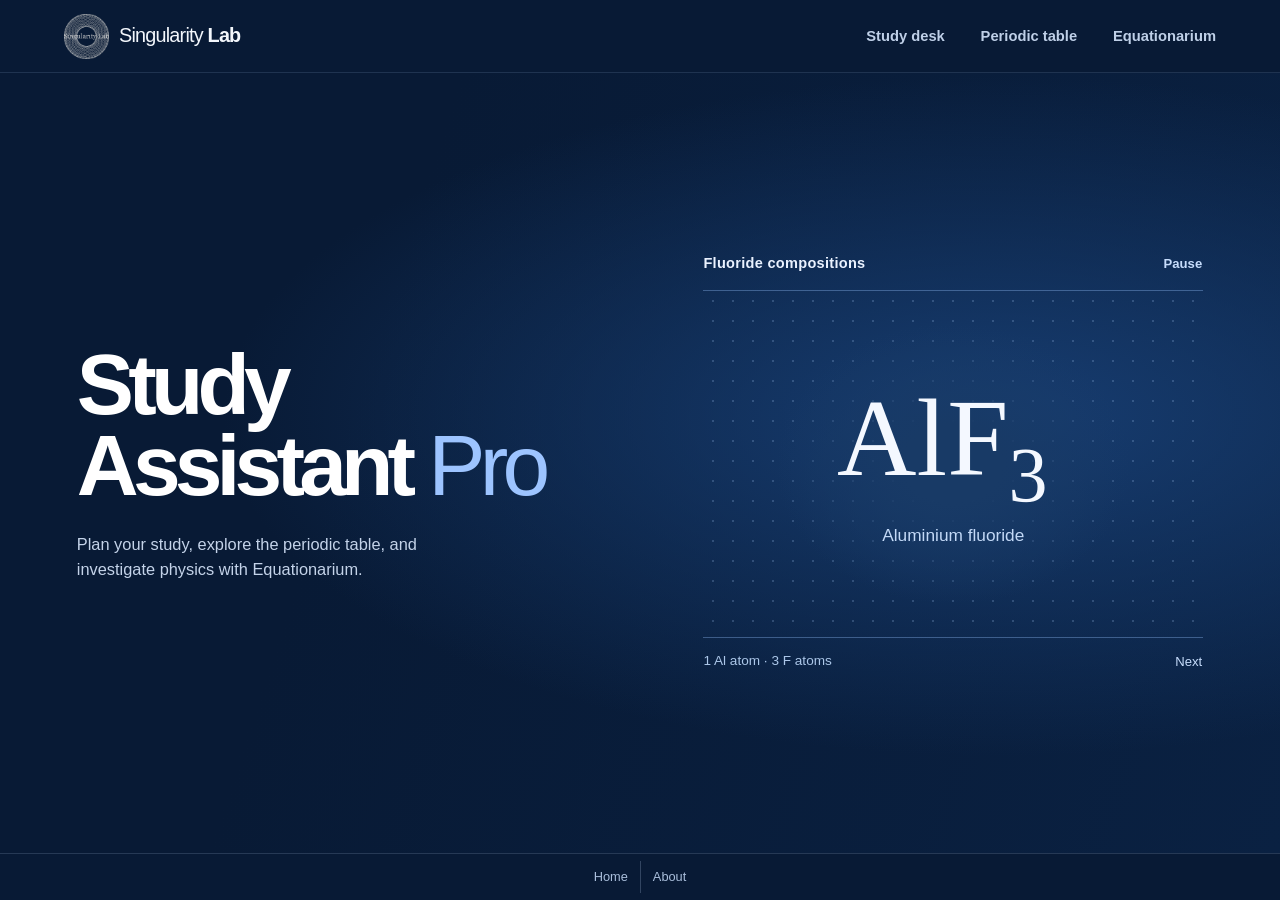
<file: index.html>
<!doctype html>
<html lang="en"><head><meta charset="utf-8"><meta name="viewport" content="width=device-width,initial-scale=1"><meta name="theme-color" content="#081a35"><meta name="description" content="Independent learning with Singularity Lab’s study desk, periodic table, and Equationarium physics experiments."><title>Study Assistant Pro · Singularity Lab</title><link rel="icon" href="Images/favicon.ico"><link rel="stylesheet" href="assets/suite.css"><link rel="stylesheet" href="assets/navigation.css"><link rel="stylesheet" href="assets/home.css"></head>
<body class="start-page"><div data-shell data-page="Overview" data-root="./"></div>
<main id="workspace" class="fluoride-hero">
<div class="hero-content"><div class="hero-title"><h1>Study<br>Assistant <em>Pro</em></h1><p>Plan your study, explore the periodic table, and investigate physics with Equationarium.</p></div>
<figure class="fluoride-plate" aria-label="Fluoride composition viewer">
<figcaption><span>Fluoride compositions</span><button id="playback" type="button" aria-label="Pause fluoride animation">Pause</button></figcaption>
<div class="formula-field"><div class="formula-text"><math id="formula" display="block" aria-label="Calcium fluoride"><mrow><mi mathvariant="normal">Ca</mi><msub><mi mathvariant="normal">F</mi><mn>2</mn></msub></mrow></math></div><div class="compound-name" id="compound">Calcium fluoride</div></div>
<div class="composition"><span id="ratio">1 Ca atom · 2 F atoms</span><button id="advance" type="button" aria-label="Show next fluoride">Next</button></div></figure></div></main>
<script src="assets/shell.js"></script><script src="assets/fluorides.js"></script></body></html>
</file>
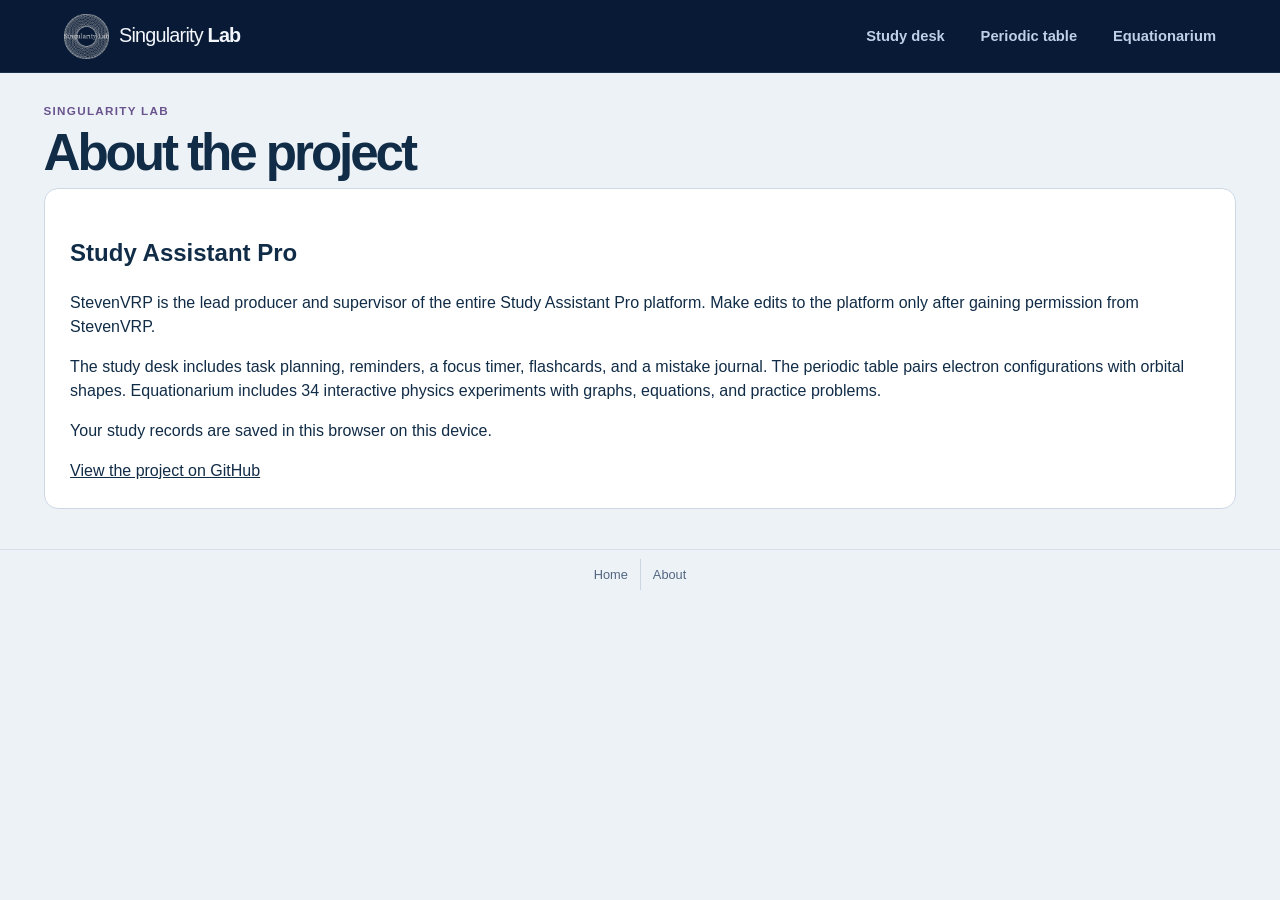
<file: about/index.html>
<!doctype html><html lang="en"><head><meta charset="utf-8"><meta name="viewport" content="width=device-width,initial-scale=1"><title>About · Study Assistant Pro</title><link rel="icon" href="../Images/favicon.ico"><link rel="stylesheet" href="../assets/suite.css"><link rel="stylesheet" href="../assets/navigation.css"></head><body><div data-shell data-page="About" data-root="../"></div><main class="workspace" id="workspace"><div class="frame"><span class="eyebrow">Singularity Lab</span><h1 class="page-title">About the project</h1><section class="panel"><h2>Study Assistant Pro</h2><p>StevenVRP is the lead producer and supervisor of the entire Study Assistant Pro platform. Make edits to the platform only after gaining permission from StevenVRP.</p><p>The study desk includes task planning, reminders, a focus timer, flashcards, and a mistake journal. The periodic table pairs electron configurations with orbital shapes. Equationarium includes 34 interactive physics experiments with graphs, equations, and practice problems.</p><p>Your study records are saved in this browser on this device.</p><a href="https://github.com/StevenVrp/studyassistantpro">View the project on GitHub</a></section></div></main><script src="../assets/shell.js"></script></body></html>
</file>
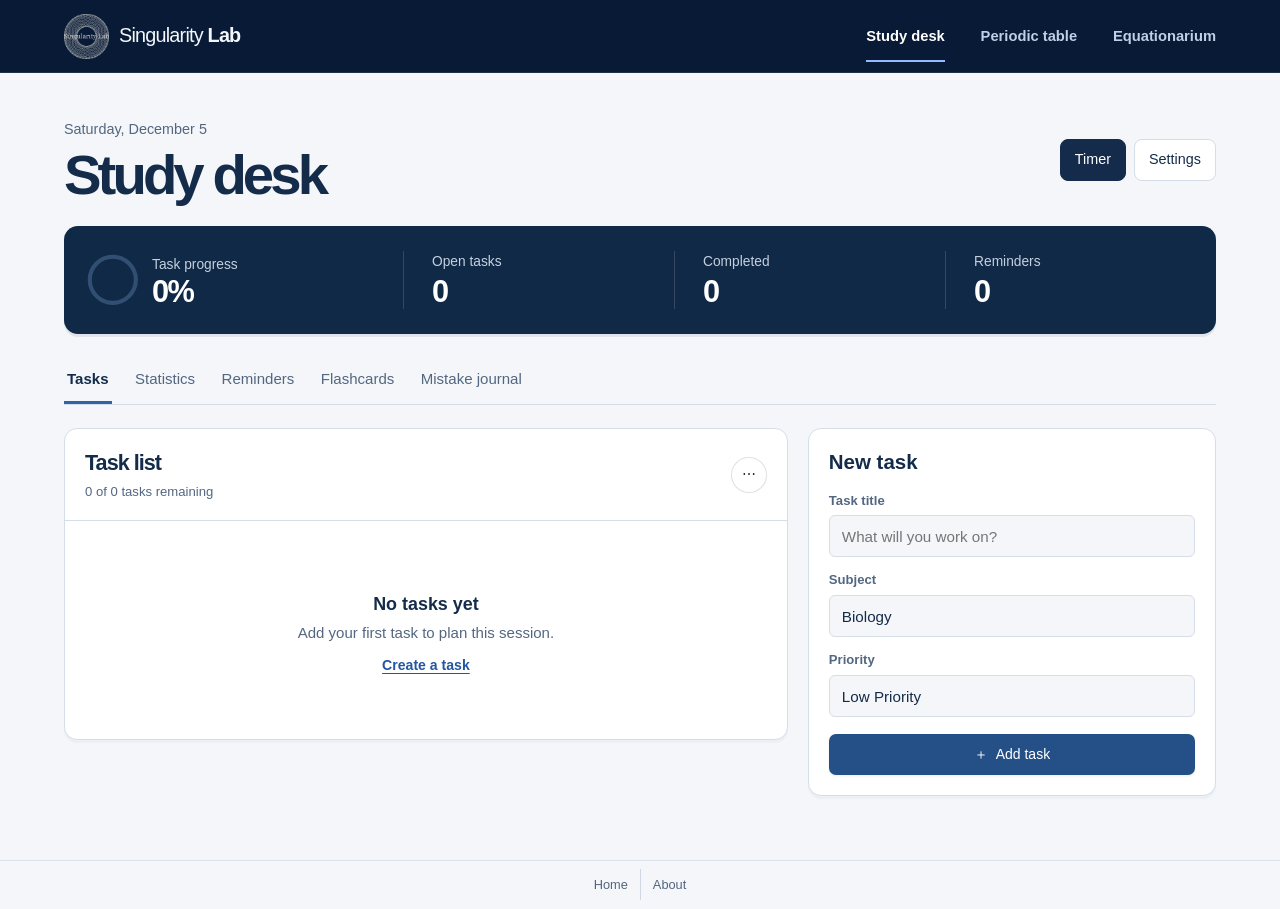
<file: desk/index.html>
<!doctype html><html lang="en"><head><meta charset="utf-8"><meta name="viewport" content="width=device-width,initial-scale=1"><title>Study desk · Study Assistant Pro</title><link rel="icon" href="../Images/favicon.ico"><link rel="stylesheet" href="planner.css"><link rel="stylesheet" href="../assets/suite.css"><link rel="stylesheet" href="../assets/navigation.css"><link rel="stylesheet" href="desk.css"><link rel="stylesheet" href="workbench.css"></head><body class="desk-page"><div data-shell data-page="Study desk" data-root="../"></div><main class="workspace" id="workspace"><div class="frame"><header class="desk-head"><div class="desk-head-copy"><time id="desk-date"></time><h1>Study desk</h1></div><div class="desk-actions"><button type="button" id="showTimerBtn" class="suite-secondary">Timer</button><button id="settingsButton" class="suite-secondary">Settings</button></div></header>
<div class="desk-ledger"><div class="ledger-progress"><svg viewBox="0 0 70 70" aria-hidden="true"><circle class="ring-base" cx="35" cy="35" r="28"/><circle class="ring-value" cx="35" cy="35" r="28" pathLength="100" stroke-dasharray="0 100"/></svg><div><span>Task progress</span><strong id="fraction">0%</strong></div></div>
<a href="#tasks"><span>Open tasks</span><b id="n-tasks">0</b></a>
<a href="#stats"><span>Completed</span><b id="n-check">0</b></a>
<a href="#reminders"><span>Reminders</span><b id="n-calendar">0</b></a></div>
<div class="desk-navigation"><nav class="desk-tabs" aria-label="Study tools"><a href="#tasks">Tasks</a><a href="#stats">Statistics</a><a href="#reminders">Reminders</a><a href="#flashcards">Flashcards</a><a href="#journal">Mistake journal</a></nav></div><section class="panel" id="flashcards" hidden><h2>Flashcards</h2><p>Write a question, then test yourself when its review is due.</p><form id="card-form" class="entry-form"><label>Question<input name="question" maxlength="500" required></label><label>Answer<textarea name="answer" maxlength="2000" required></textarea></label><button class="suite-action">Add flashcard</button></form><div id="review" aria-live="polite"></div><details><summary>Manage cards</summary><div id="card-list"></div></details></section>
<section class="panel" id="journal" hidden><h2>Mistake journal</h2><p>Record what went wrong and the reasoning you’ll use next time.</p><form id="journal-form" class="entry-form"><label>Topic or problem<input name="topic" required maxlength="200"></label><label>Where I went wrong<textarea name="mistake" required maxlength="2000"></textarea></label><label>Correct reasoning<textarea name="reason" required maxlength="2000"></textarea></label><button class="suite-action">Save entry</button></form><div id="journal-list" aria-live="polite"></div></section><!-- Task Section (Home Mode) -->
            <section id="taskSection"><div class="task-layout">
                <form id="taskForm" class="task-form compose"><h2 class="form-heading">New task</h2>
                    <div class="form-group">
                        <label class="compose-title" for="taskInput">Task title</label><input type="text" aria-label="Task title" id="taskInput" class="form-control" placeholder="What will you work on?" required>
                        <label class="compose-subject" for="subjectSelect">Subject</label><select aria-label="Subject" id="subjectSelect" class="form-control form-select">
                            <option value="biology">Biology</option>
                            <option value="physics">Physics</option>
                            <option value="chemistry">Chemistry</option>
                            <option value="math">Math</option>
                            <option value="english">English</option>
                            <option value="chinese">Chinese</option>
                            <option value="spanish">Spanish</option>
                            <option value="french">French</option>
                            <option value="history">History</option>
                            <option value="geography">Geography</option>
                            <option value="technology">Technology</option>
                            <option value="music">Music</option>
                            <option value="business">Business</option>
                            <option value="other">Other</option>
                        </select>
                        <label class="compose-priority" for="prioritySelect">Priority</label><select aria-label="Priority" id="prioritySelect" class="form-control form-select">
                            <option value="low">Low Priority</option>
                            <option value="medium">Medium Priority</option>
                            <option value="high">High Priority</option>
                        </select>
                        
                        <!-- Schedule Mode Time Inputs -->
                        <div class="time-inputs" id="scheduleTimeInputs">
                            <label>Start<input type="time" aria-label="Start time" id="startTimeInput" name="startTime" class="form-control"></label>
                            <span>-</span>
                            <label>End<input type="time" aria-label="End time" id="endTimeInput" name="endTime" class="form-control"></label>
                        </div>

                        <button type="submit" class="btn btn-primary">
                            <span aria-hidden="true">＋</span> Add task
                        </button>
                    </div>
                </form>

                <div class="task-list-container">
                    <div class="task-list-header">
                        <div>
                            <h2 class="task-list-title">Task list</h2>
                            <span class="task-count" id="taskCount">0 remaining</span>
                        </div>
                        <button aria-label="Task actions" id="taskMenuBtn" class="btn btn-icon btn-secondary">
                            ⋯
                        </button>
                    </div>
                    <div id="taskList" class="task-list"></div>
                </div>
                </div>
            </section>

            <!-- Graph Section (Stats Mode) -->
            <section id="graphSection">
                <div class="graph-header" style="margin-bottom: 1.5rem; display: flex; align-items: center; gap: 1rem;">
                    <button id="backBtn" class="btn btn-secondary desk-back"><svg aria-hidden="true" focusable="false" width="15" height="15"><use href="../assets/fa.svg#arrow-left"></use></svg>
                        Back
                    </button>
                    <h2 class="task-list-title">
                        Statistics
                    </h2>
                </div>
                <div class="chart-container">
                    <canvas id="efficiencyChart"></canvas>
                </div>
                <div class="chart-container">
                    <canvas id="subjectChart"></canvas>
                </div>
                <div id="dataDisplay" class="task-list-container">
                    <div class="task-list-header">
                        <span class="task-list-title">Study Data</span>
                    </div>
                    <div class="task-list"></div>
                </div>
            </section>

            <!-- Reminders Section -->
            <section id="remindersSection">
                <div class="reminders-header" style="margin-bottom: 1.5rem; display: flex; align-items: center; gap: 1rem;">
                    <button id="backFromRemindersBtn" class="btn btn-secondary desk-back"><svg aria-hidden="true" focusable="false" width="15" height="15"><use href="../assets/fa.svg#arrow-left"></use></svg>
                        Back
                    </button>
                    <h2 class="task-list-title">
                        Reminders
                    </h2>
                </div>
                <form id="reminderForm" class="task-form">
                    <div class="form-group">
                        <input type="text" aria-label="Reminder text" id="reminderInput" class="form-control" placeholder="Reminder text..." required>
                        <input type="datetime-local" aria-label="Due date and time" id="reminderDueDate" class="form-control" required>
                        <button type="submit" class="btn btn-primary">
                            Add Reminder
                        </button>
                    </div>
                </form>
                <div id="remindersList" class="task-list-container">
                    <div class="task-list-header">
                        <span class="task-list-title">Active Reminders</span>
                    </div>
                    <div class="task-list"></div>
                </div>
                <div hidden id="countdownDisplay" class="task-list-container">
                    <div class="task-list-header">
                        <span class="task-list-title">Upcoming Deadlines</span>
                    </div>
                    <div class="task-list"></div>
                </div>
            </section>

            </div></main><!-- Floating Timer -->
    <div id="floatingTimer" class="floating-timer">
        <div class="timer-header"><span class="drag-grip" aria-hidden="true"></span>
            <span>Study Timer</span>
            <div class="timer-controls">
                <button aria-label="Collapse timer" id="toggleTimerBtn" class="btn btn-icon">−</button>
                <button aria-label="Close timer" id="closeTimerBtn" class="btn btn-icon">×</button>
            </div>
        </div>
        <div class="timer-body">
            <div class="timer-inputs">
                <input type="number" aria-label="Hours" id="hoursInput" min="0" max="23" placeholder="H">
                <span>:</span>
                <input type="number" aria-label="Minutes" id="minutesInput" min="0" max="59" placeholder="M">
                <span>:</span>
                <input type="number" aria-label="Seconds" id="secondsInput" min="0" max="59" placeholder="S">
            </div>
            <div class="timer-display" id="timerDisplay">00:00:00</div>
            <div class="timer-actions">
                <button id="startTimerBtn" class="btn btn-startbtntimer">
                    Start
                </button>
                <button id="resetTimerBtn" class="btn btn-secondary">
                    Reset
                </button>
            </div>
        </div>
    </div>

    <!-- Settings Modal -->
    <div id="settingsModal" class="settings-modal" role="dialog" aria-modal="true" aria-label="Study settings">
        <div class="settings-content">
            <div class="settings-header">
                <h3 class="settings-title">Settings</h3>
                <button aria-label="Close settings" id="settingsClose" class="btn btn-icon btn-secondary">&times;</button>
            </div>
            <div class="settings-body">
                <div class="settings-group">
                    <h4 style="margin-bottom: 0.5rem;">Timer Settings</h4>
                    <div class="setting-item">
                        <span>Default focus session (minutes)</span>
                        <input type="number" id="targetCompletionTime" min="5" max="120" class="form-control" style="width: 80px;">
                    </div>    
                    <h4 style="margin-bottom: 0.5rem; margin-top: 1rem;">Appearance</h4>
                    <div class="setting-item">
                        <span>Dark Mode</span>
                        <label class="toggle-switch">
                            <input type="checkbox" aria-label="Dark mode" id="darkModeToggle">
                            <span class="toggle-slider"></span>
                        </label>
                    </div>
                    <h4 style="margin-bottom: 0.5rem; margin-top: 1rem;">App Mode</h4>
                    <div class="setting-item">
                        <span>Current Mode:</span>
                        <select id="appModeSelect" class="form-control" style="width: auto;">
                            <option value="focus">Focus Mode (Default)</option>
                            <option value="schedule">Schedule Mode</option>
                        </select>
                    </div>
                </div>
            </div>
            <div class="settings-footer"><button id="resetAllBtn" class="btn btn-secondary">Clear planner data</button>
                <button id="settingsSave" class="btn btn-primary">Save Changes</button>
            </div>
        </div>
    </div>

    <script src="../chart.js"></script><script src="../assets/shell.js"></script><script src="planner.js"></script><script src="practice.js"></script></body></html>
</file>
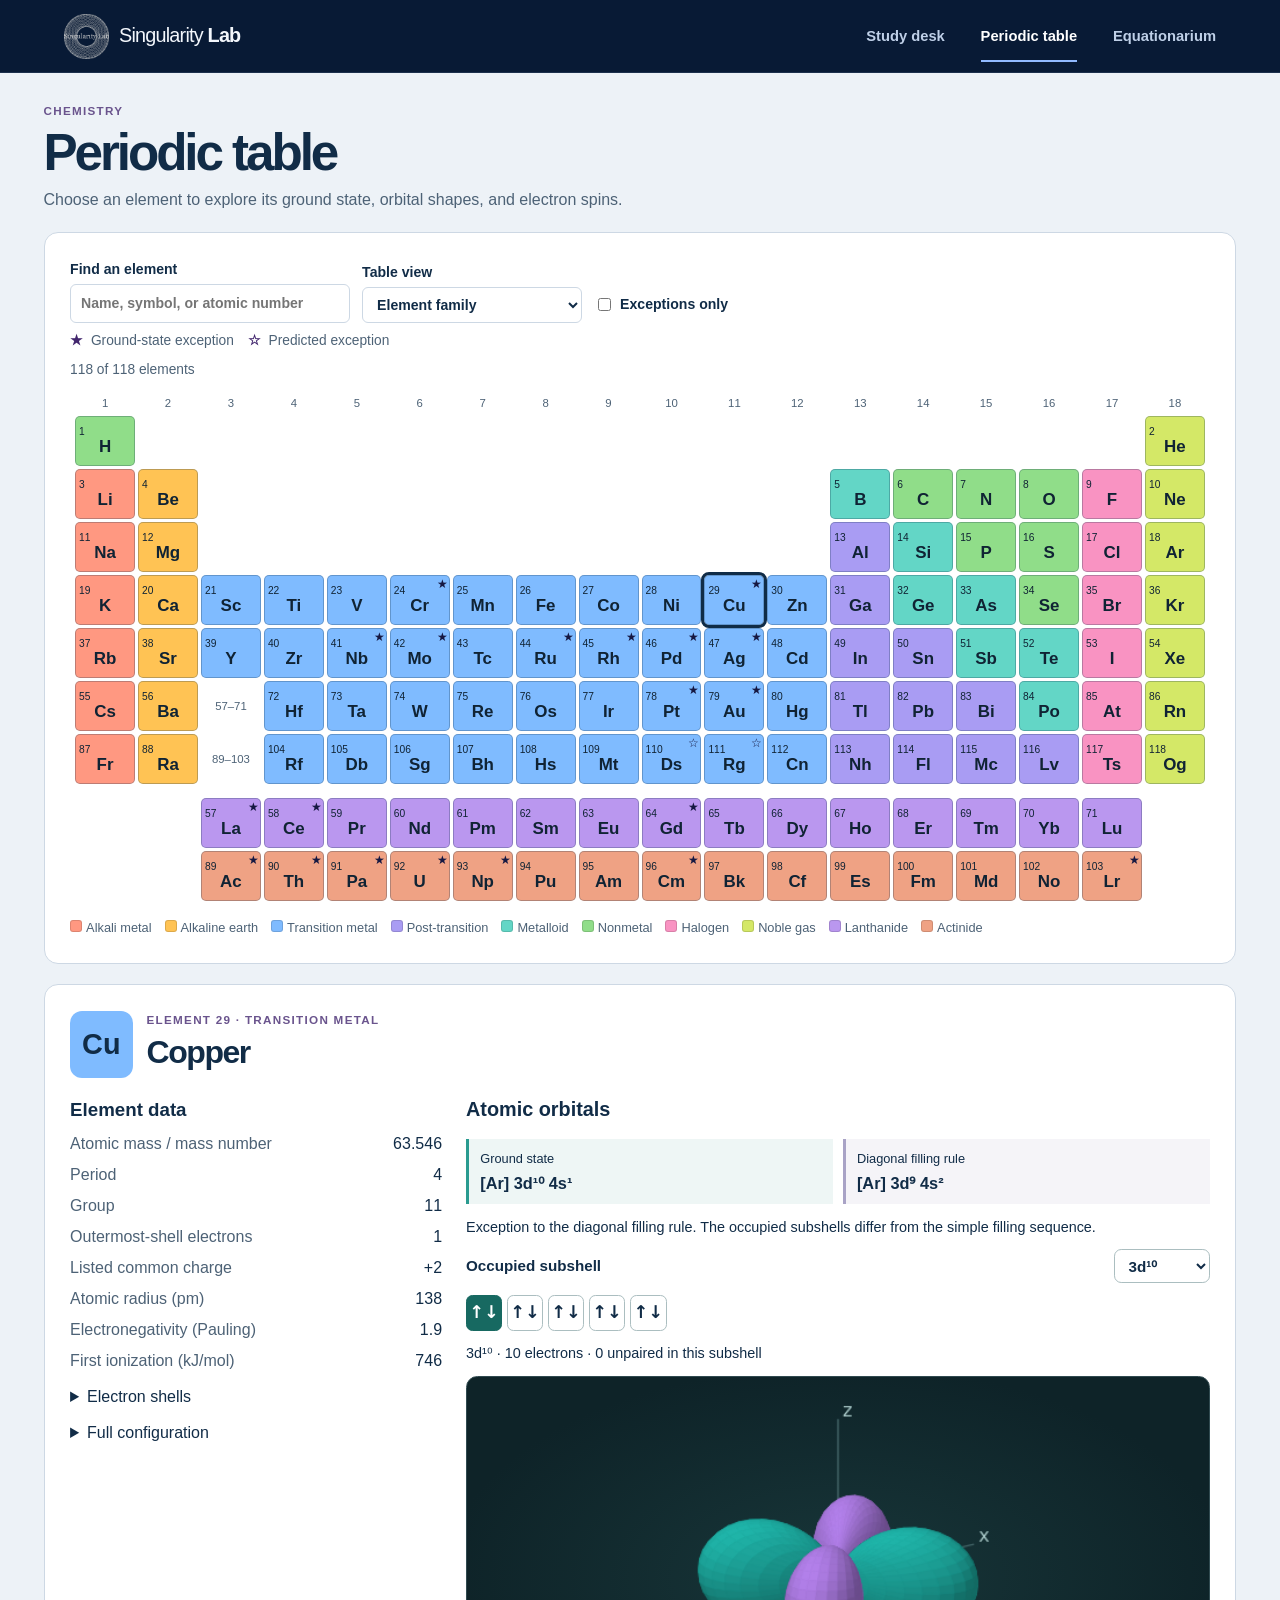
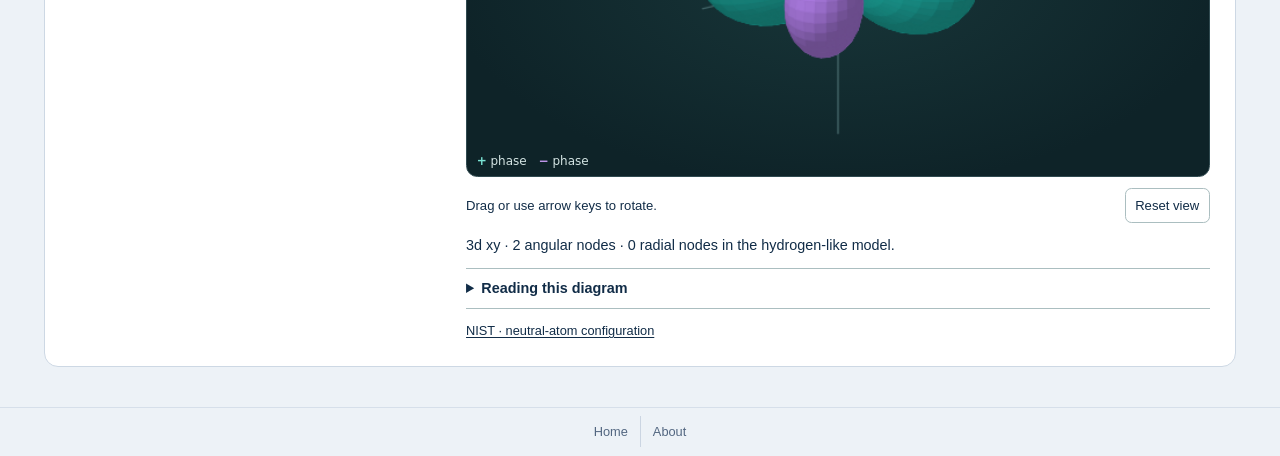
<file: elements/index.html>
<!doctype html><html lang="en"><head><meta charset="utf-8"><meta name="viewport" content="width=device-width,initial-scale=1"><title>Periodic table · Study Assistant Pro</title><link rel="icon" href="../Images/favicon.ico"><link rel="stylesheet" href="../assets/suite.css"><link rel="stylesheet" href="../assets/navigation.css"><link rel="stylesheet" href="table.css"><link rel="stylesheet" href="orbitals.css"></head><body><div data-shell data-page="Periodic table" data-root="../"></div>
<main id="workspace" class="workspace"><div class="frame"><span class="eyebrow">Chemistry</span><h1 class="page-title">Periodic table</h1><p class="intro">Choose an element to explore its ground state, orbital shapes, and electron spins.</p>
<section class="panel" aria-label="Element explorer"><div class="filterbar"><label>Find an element<input type="search" id="search" autocomplete="off" placeholder="Name, symbol, or atomic number"></label><label>Table view<select id="mode"><option value="cat">Element family</option><option value="block">Electron block</option><option value="radius">Atomic radius (pm)</option><option value="en">Electronegativity (Pauling)</option><option value="ion">First ionization (kJ/mol)</option></select></label><label class="check"><input type="checkbox" id="exceptions"> Exceptions only</label></div>
<p class="key"><b>★</b> Ground-state exception <b>☆</b> Predicted exception</p><p id="matches" role="status"></p><div class="grid-scroll" tabindex="0" role="region" aria-label="Periodic table. Scroll horizontally on small screens."><div class="ptable" id="ptable"></div></div><div class="legend" id="legend"></div></section>
<section id="details" class="panel" aria-label="Selected element"><div class="element-heading"><span id="symbol"></span><div><p class="eyebrow" id="category"></p><h2 id="name"></h2></div></div><div class="details-grid"><div id="properties"></div><div id="viewer"></div></div></section></div></main>
<script src="../assets/shell.js"></script><script src="data.js"></script><script src="orbitals.js"></script><script src="table.js"></script></body></html>
</file>
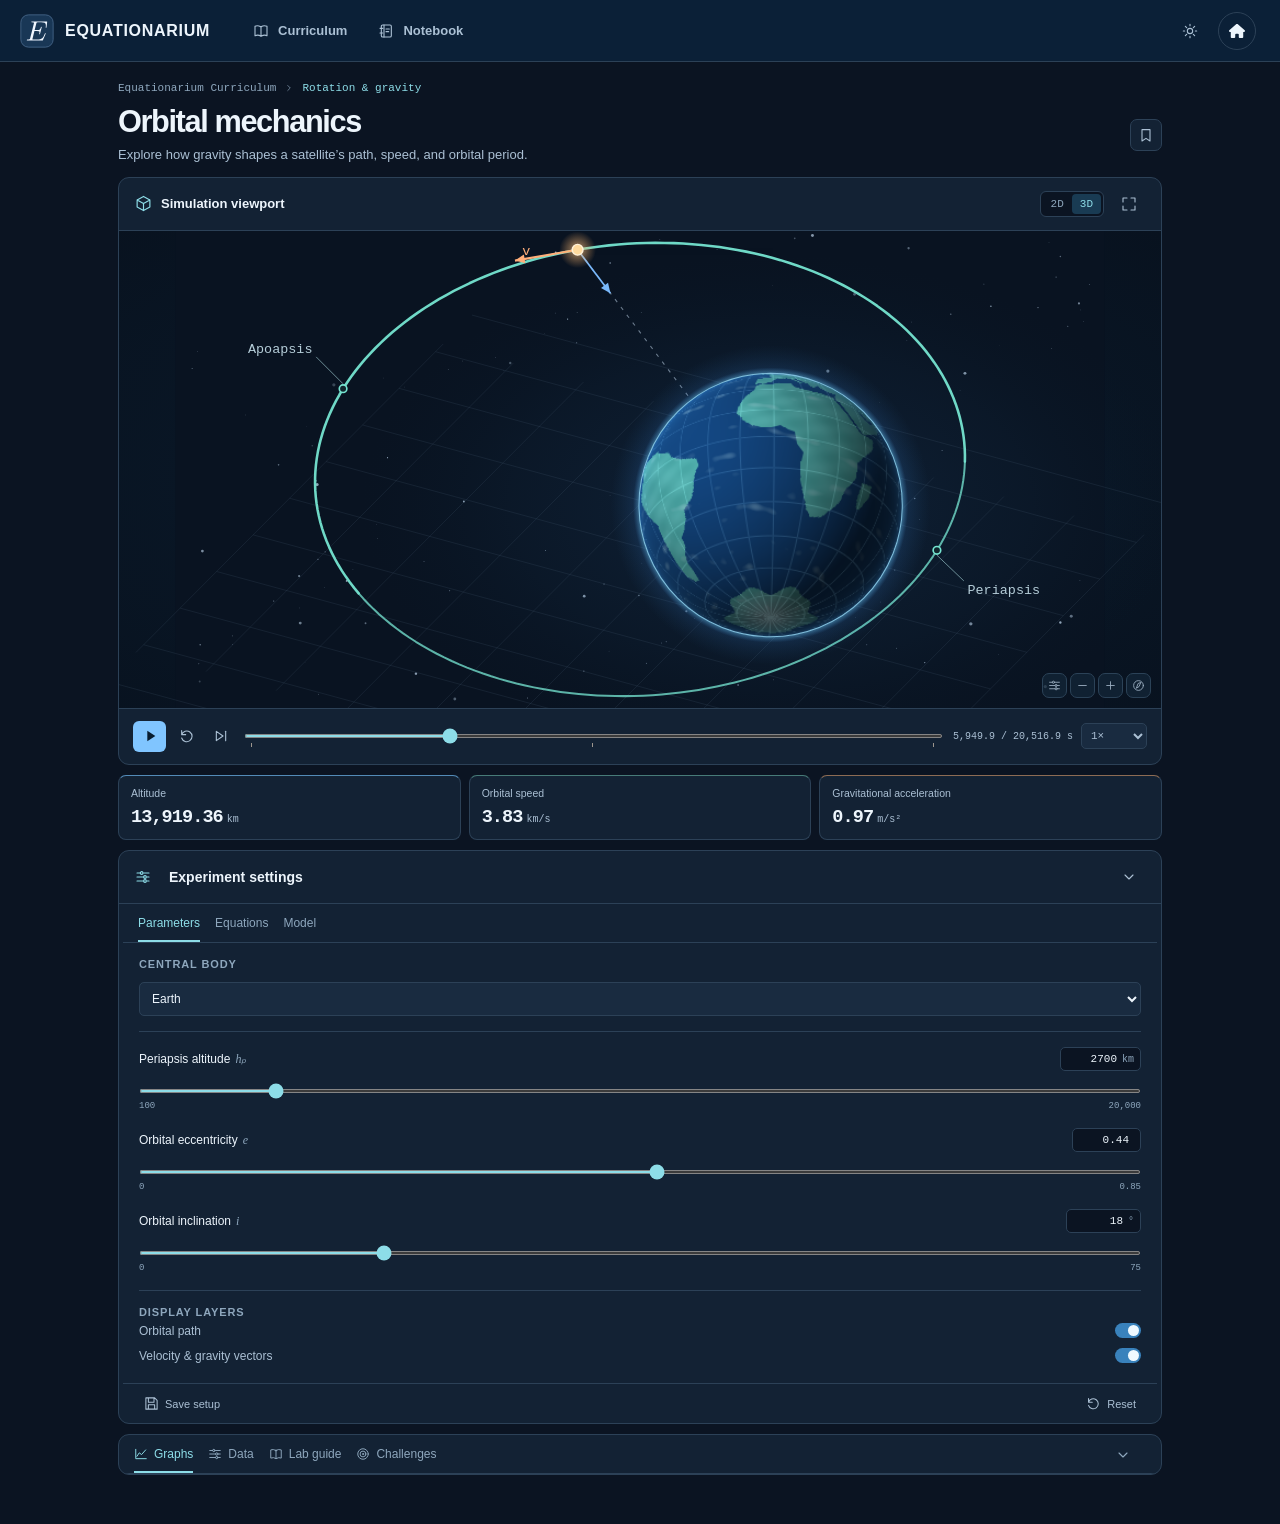
<file: equationarium/index.html>
<!doctype html>
<html lang="en"><head><meta charset="utf-8"><meta name="viewport" content="width=device-width, initial-scale=1">
<meta name="theme-color" content="#0d1929"><meta name="description" content="Explore classical and modern physics through interactive experiments, quantitative models and worked physics challenges.">
<title>Equationarium · Physics laboratory</title><link rel="icon" href="../physics-atlas/mark.svg" type="image/svg+xml"><link rel="stylesheet" href="../physics-atlas/styles.css"></head>
<body><a class="skip" href="#main">Skip to experiment</a><header id="header"></header><div class="layout"><main id="main" tabindex="-1"></main></div>
<dialog id="dialog"><div id="modalbody"></div></dialog><div id="toast" role="status"></div>
<script type="module" src="../physics-atlas/app.mjs"></script></body></html>
</file>
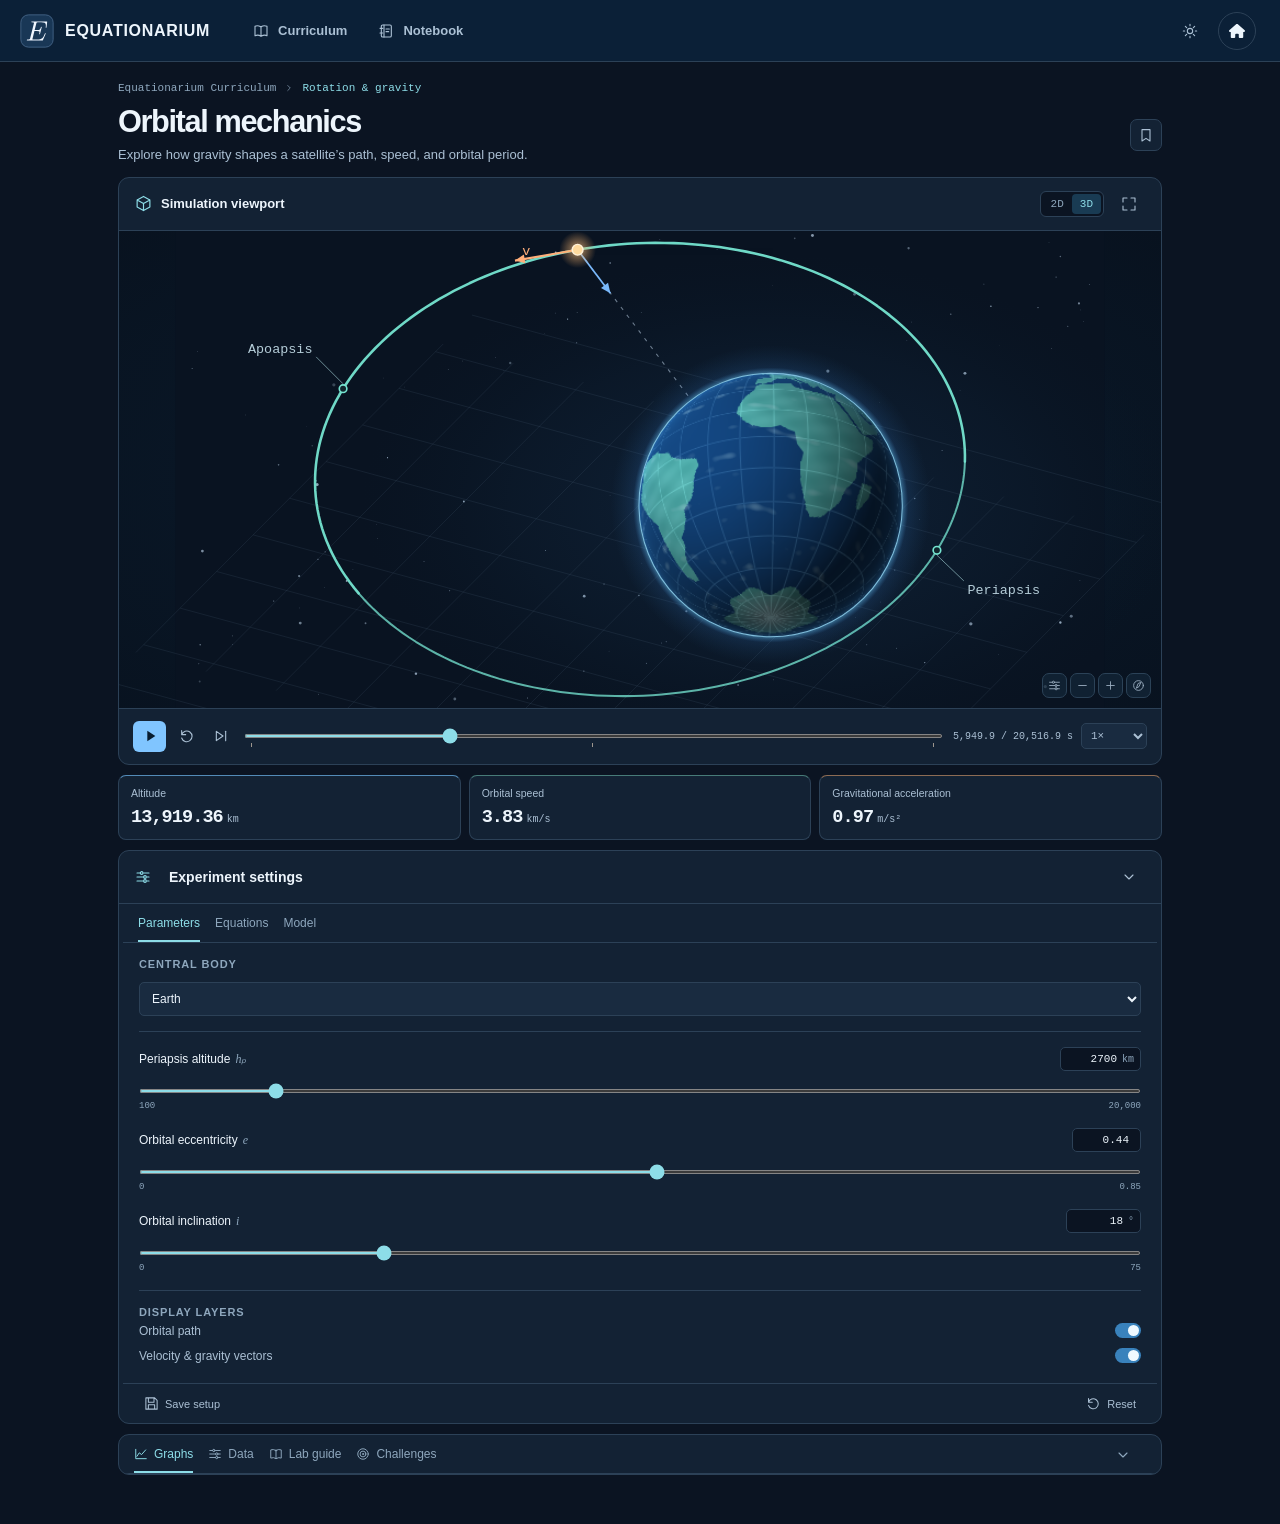
<file: physics-atlas/index.html>
<!doctype html>
<html lang="en"><head><meta charset="utf-8"><meta name="viewport" content="width=device-width, initial-scale=1">
<meta name="theme-color" content="#0d1929"><meta name="description" content="Explore classical and modern physics through interactive experiments, quantitative models and worked physics challenges.">
<title>Equationarium · Physics laboratory</title><link rel="icon" href="./mark.svg" type="image/svg+xml"><link rel="stylesheet" href="./styles.css"></head>
<body><a class="skip" href="#main">Skip to experiment</a><header id="header"></header><div class="layout"><main id="main" tabindex="-1"></main></div>
<dialog id="dialog"><div id="modalbody"></div></dialog><div id="toast" role="status"></div>
<script type="module" src="./app.mjs"></script></body></html>
</file>
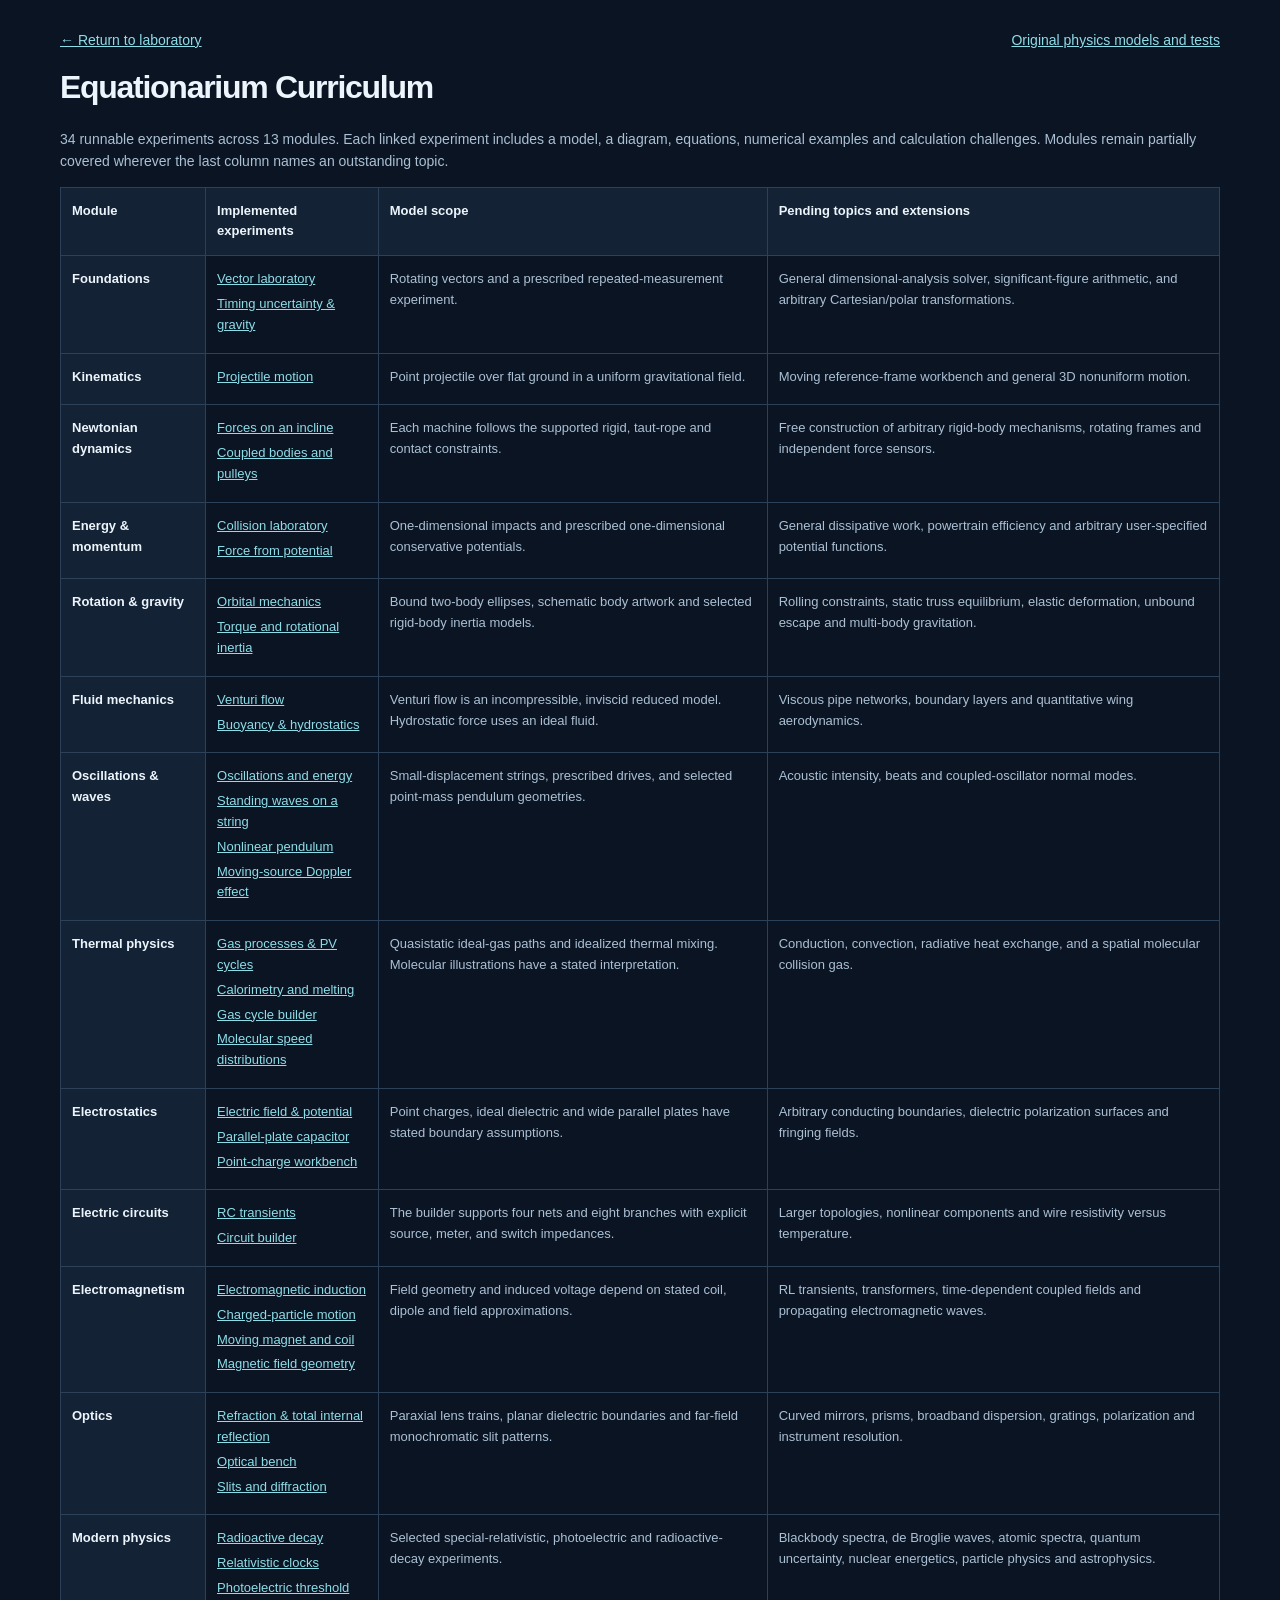
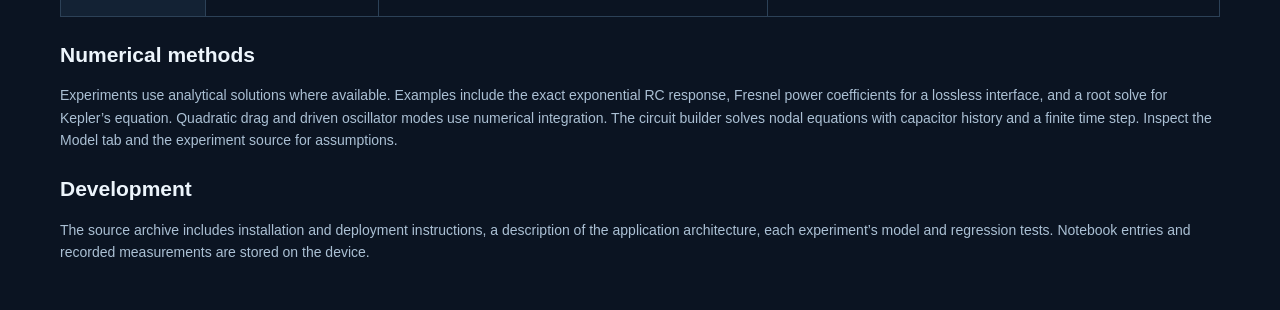
<file: physics-atlas/coverage.html>
<!doctype html><html lang="en"><meta charset="utf-8"><meta name="viewport" content="width=device-width,initial-scale=1"><title>Equationarium Curriculum · Equationarium</title><link rel="stylesheet" href="./styles.css"><style>main{max-width:1200px;margin:auto;padding:32px 20px}h1{font-size:32px;letter-spacing:-.04em}p{color:var(--muted);line-height:1.6}table{border-collapse:collapse;width:100%;font-size:13px}th,td{text-align:left;vertical-align:top;padding:13px 11px;border:1px solid var(--line);line-height:1.6}th{background:var(--panel)}td{color:var(--muted)}table a{display:inline-block;margin-bottom:4px}header{display:flex;justify-content:space-between}.scroll{overflow-x:auto}h2{margin-top:26px}</style><main><header><a href="./">← Return to laboratory</a><a download href="./physics-atlas-source.zip">Original physics models and tests</a></header><h1>Equationarium Curriculum</h1><p>34 runnable experiments across 13 modules. Each linked experiment includes a model, a diagram, equations, numerical examples and calculation challenges. Modules remain partially covered wherever the last column names an outstanding topic.</p><div class="scroll"><table><thead><tr><th>Module</th><th>Implemented experiments</th><th>Model scope</th><th>Pending topics and extensions</th></tr></thead><tbody><tr><th>Foundations</th><td><a href="./#vector">Vector laboratory</a><br><a href="./#uncertainty">Timing uncertainty &amp; gravity</a></td><td>Rotating vectors and a prescribed repeated-measurement experiment.</td><td>General dimensional-analysis solver, significant-figure arithmetic, and arbitrary Cartesian/polar transformations.</td></tr><tr><th>Kinematics</th><td><a href="./#projectile">Projectile motion</a></td><td>Point projectile over flat ground in a uniform gravitational field.</td><td>Moving reference-frame workbench and general 3D nonuniform motion.</td></tr><tr><th>Newtonian dynamics</th><td><a href="./#incline">Forces on an incline</a><br><a href="./#pulley">Coupled bodies and pulleys</a></td><td>Each machine follows the supported rigid, taut-rope and contact constraints.</td><td>Free construction of arbitrary rigid-body mechanisms, rotating frames and independent force sensors.</td></tr><tr><th>Energy &amp; momentum</th><td><a href="./#collision">Collision laboratory</a><br><a href="./#potential">Force from potential</a></td><td>One-dimensional impacts and prescribed one-dimensional conservative potentials.</td><td>General dissipative work, powertrain efficiency and arbitrary user-specified potential functions.</td></tr><tr><th>Rotation &amp; gravity</th><td><a href="./#orbit">Orbital mechanics</a><br><a href="./#torque">Torque and rotational inertia</a></td><td>Bound two-body ellipses, schematic body artwork and selected rigid-body inertia models.</td><td>Rolling constraints, static truss equilibrium, elastic deformation, unbound escape and multi-body gravitation.</td></tr><tr><th>Fluid mechanics</th><td><a href="./#flow">Venturi flow</a><br><a href="./#buoyancy">Buoyancy &amp; hydrostatics</a></td><td>Venturi flow is an incompressible, inviscid reduced model. Hydrostatic force uses an ideal fluid.</td><td>Viscous pipe networks, boundary layers and quantitative wing aerodynamics.</td></tr><tr><th>Oscillations &amp; waves</th><td><a href="./#shm">Oscillations and energy</a><br><a href="./#waves">Standing waves on a string</a><br><a href="./#pendulum">Nonlinear pendulum</a><br><a href="./#doppler">Moving-source Doppler effect</a></td><td>Small-displacement strings, prescribed drives, and selected point-mass pendulum geometries.</td><td>Acoustic intensity, beats and coupled-oscillator normal modes.</td></tr><tr><th>Thermal physics</th><td><a href="./#gas">Gas processes &amp; PV cycles</a><br><a href="./#calorimetry">Calorimetry and melting</a><br><a href="./#cycle">Gas cycle builder</a><br><a href="./#kinetic">Molecular speed distributions</a></td><td>Quasistatic ideal-gas paths and idealized thermal mixing. Molecular illustrations have a stated interpretation.</td><td>Conduction, convection, radiative heat exchange, and a spatial molecular collision gas.</td></tr><tr><th>Electrostatics</th><td><a href="./#field">Electric field &amp; potential</a><br><a href="./#capacitor">Parallel-plate capacitor</a><br><a href="./#chargearray">Point-charge workbench</a></td><td>Point charges, ideal dielectric and wide parallel plates have stated boundary assumptions.</td><td>Arbitrary conducting boundaries, dielectric polarization surfaces and fringing fields.</td></tr><tr><th>Electric circuits</th><td><a href="./#rc">RC transients</a><br><a href="./#network">Circuit builder</a></td><td>The builder supports four nets and eight branches with explicit source, meter, and switch impedances.</td><td>Larger topologies, nonlinear components and wire resistivity versus temperature.</td></tr><tr><th>Electromagnetism</th><td><a href="./#induction">Electromagnetic induction</a><br><a href="./#particle">Charged-particle motion</a><br><a href="./#magnetpass">Moving magnet and coil</a><br><a href="./#magnet">Magnetic field geometry</a></td><td>Field geometry and induced voltage depend on stated coil, dipole and field approximations.</td><td>RL transients, transformers, time-dependent coupled fields and propagating electromagnetic waves.</td></tr><tr><th>Optics</th><td><a href="./#optics">Refraction &amp; total internal reflection</a><br><a href="./#bench">Optical bench</a><br><a href="./#interference">Slits and diffraction</a></td><td>Paraxial lens trains, planar dielectric boundaries and far-field monochromatic slit patterns.</td><td>Curved mirrors, prisms, broadband dispersion, gratings, polarization and instrument resolution.</td></tr><tr><th>Modern physics</th><td><a href="./#decay">Radioactive decay</a><br><a href="./#relativity">Relativistic clocks</a><br><a href="./#photoelectric">Photoelectric threshold</a></td><td>Selected special-relativistic, photoelectric and radioactive-decay experiments.</td><td>Blackbody spectra, de Broglie waves, atomic spectra, quantum uncertainty, nuclear energetics, particle physics and astrophysics.</td></tr></tbody></table></div><h2>Numerical methods</h2><p>Experiments use analytical solutions where available. Examples include the exact exponential RC response, Fresnel power coefficients for a lossless interface, and a root solve for Kepler’s equation. Quadratic drag and driven oscillator modes use numerical integration. The circuit builder solves nodal equations with capacitor history and a finite time step. Inspect the Model tab and the experiment source for assumptions.</p><h2>Development</h2><p>The source archive includes installation and deployment instructions, a description of the application architecture, each experiment’s model and regression tests. Notebook entries and recorded measurements are stored on the device.</p></main></html>
</file>
<file: assets/suite.css>
:root{--paper:#f8f8fc;--ink:#242039;--muted:#655f77;--line:#dedee9;--purple:#6247bf;--surface:#fff;--wash:#eeebfb;--rail:214px;font-family:Inter,"Segoe UI",Arial,sans-serif;color:var(--ink);background:var(--paper)}
*{box-sizing:border-box}body{margin:0;background:var(--paper);color:var(--ink);font:1rem/1.5 Inter,"Segoe UI",Arial,sans-serif}button,input,select,textarea{font:inherit}a{color:inherit}button,select{cursor:pointer}button:focus-visible,a:focus-visible,input:focus-visible,select:focus-visible,textarea:focus-visible,summary:focus-visible{outline:3px solid #986de7;outline-offset:3px}button:disabled{opacity:.55;cursor:default}.suite-skip{position:fixed;left:1rem;top:-5rem;z-index:100;background:white;color:#302050;padding:.8rem}.suite-skip:focus{top:.5rem}.side{position:fixed;inset:0 auto 0 0;width:var(--rail);background:#fdfcff;border-right:1px solid var(--line);display:flex;flex-direction:column;padding:26px 16px 20px;z-index:10;color:#403b51}.side svg,.suite-bar svg,.tool-glyph svg,.inline-icon svg{width:20px;height:20px;flex:none}.brandmark{display:flex;align-items:center;gap:9px;text-decoration:none;font-size:1.08rem;letter-spacing:-.05em;font-weight:760;white-space:nowrap;margin:0 4px 35px}.brand-light{font-weight:450}.logo-icon{display:grid;place-items:center;background:#342748;color:white;border-radius:11px;width:35px;height:35px}.logo-icon svg{width:25px;height:25px}.side nav h2,.eyebrow,.tinylabel{font:650 .73rem/1.4 ui-monospace,SFMono-Regular,Consolas,monospace;text-transform:uppercase;letter-spacing:.11em}.side nav h2{color:#706c80;font-size:.72rem;margin:0 12px 10px}.side nav h2:not(:first-child){margin-top:30px}.side nav a,.external{display:flex;gap:12px;align-items:center;text-decoration:none;font-weight:540;font-size:.92rem;border-radius:8px;padding:10px 12px;margin:3px 0}.side nav a:hover,.external:hover{background:#f1eff7}.side nav a[aria-current]{background:#eee9fa;color:#5d42ac;font-weight:680}.external{margin-top:auto;border-top:1px solid #e6e3ed;border-radius:0;font-size:.84rem}.suite-bar{margin-left:var(--rail);height:66px;display:flex;align-items:center;gap:14px;justify-content:space-between;padding:0 clamp(22px,3.4vw,58px);background:var(--surface);border-bottom:1px solid var(--line);font-size:.86rem;color:var(--muted)}.suite-bar strong{color:var(--ink);font-weight:600}.suite-bar span{margin:0 8px;color:#aaa5b7}.suite-bar time{display:flex;align-items:center;gap:8px}.suite-bar time svg{width:16px}.suite-bar button{display:none}.workspace{margin-left:var(--rail);padding:30px clamp(22px,3.4vw,58px) 40px}.frame{max-width:1420px;margin:auto}.hero{isolation:isolate;overflow:hidden;position:relative;color:white;background-color:#261e41;background-image:radial-gradient(ellipse at 80% 65%,#4f396e 0,transparent 58%),linear-gradient(112deg,#241d3c,#322649);border-radius:17px;min-height:264px;display:flex;align-items:center;padding:30px clamp(26px,3.2vw,56px)}.hero:before{content:"";position:absolute;inset:0;z-index:-1;background-image:linear-gradient(#cbb1fc0a 1px,transparent 1px),linear-gradient(90deg,#cbb1fc0a 1px,transparent 1px);background-size:26px 26px}.hero-copy{position:relative;z-index:2;width:56%}.eyebrow{display:flex;align-items:center;gap:9px;color:#6a548d}.hero .eyebrow{color:#dbc5ff}.hero .eyebrow:before{content:"";width:22px;height:2px;background:#bba0ed}.hero h1{font-size:clamp(2.5rem,4.5vw,4.65rem);line-height:1.05;letter-spacing:-.065em;margin:13px 0 10px;font-weight:650}.hero h1 em{font:italic .93em Georgia,serif;color:#deccff}.hero p{font-size:1rem;color:#e1dbea;max-width:380px;line-height:1.55;margin:0}.hero-art{position:absolute;right:0;top:0;width:48%;height:100%;object-fit:contain}.figure-caption{position:absolute;right:20px;bottom:12px;color:#dacced;font:.70rem ui-monospace,monospace;letter-spacing:.07em}.section-heading{display:flex;align-items:baseline;justify-content:space-between;margin:27px 0 14px}.section-heading h2,.subhead{margin:0;font-size:1.34rem;font-weight:650;letter-spacing:-.036em}.modules,.tool-list{display:grid;grid-template-columns:repeat(3,minmax(0,1fr));gap:16px}.module{overflow:hidden;border-radius:13px;border:1px solid var(--line);background:var(--surface);text-decoration:none;display:flex;flex-direction:column;transition:transform .18s,box-shadow .18s}.module:hover{transform:translateY(-3px);box-shadow:0 8px 20px #30254d12}.module img{display:block;width:100%;height:clamp(100px,9.5vw,156px);object-fit:cover}.module-info{padding:15px 18px 18px}.module .tinylabel{color:#6b548e}.module:nth-child(2) .tinylabel{color:#237565}.module:nth-child(3) .tinylabel{color:#415b9d}.module h3{font-size:1.28rem;letter-spacing:-.04em;margin:4px 0 3px}.module p{color:var(--muted);font-size:.91rem;margin:0}.tool-list{gap:12px}.tool-list a{display:flex;align-items:center;gap:12px;background:var(--surface);border:1px solid var(--line);border-radius:10px;padding:14px;color:var(--ink);text-decoration:none}.tool-list a:hover{border-color:#9681c5}.tool-list b,.tool-list small{display:block}.tool-list b{font-size:.92rem}.tool-list small{font-size:.80rem;color:var(--muted)}.tool-glyph{background:var(--wash);border-radius:9px;width:37px;height:37px;display:grid;place-items:center;color:var(--purple);flex:none}.page-title{font-size:clamp(2.1rem,4vw,3.35rem);line-height:1.15;letter-spacing:-.06em;margin:5px 0}.intro{margin:0 0 20px;color:var(--muted)}.panel{background:var(--surface);border:1px solid var(--line);border-radius:14px;padding:clamp(15px,2vw,26px)}.suite-action{background:var(--purple);color:white;border:0;border-radius:7px;padding:.65em 1em;font-weight:650}.suite-secondary{border:1px solid var(--line);color:var(--ink);background:var(--surface);border-radius:7px;padding:.55em .85em}.mini-footer{font-size:.8rem;color:var(--muted);border-top:1px solid var(--line);margin-top:28px;padding-top:14px;display:flex;justify-content:space-between}
@media(max-width:1050px){:root{--rail:178px}.side{padding-inline:9px}.module-info{padding:12px}.hero{min-height:238px}.modules{gap:11px}.tool-list a{padding:10px;gap:8px}}
@media(max-width:760px){:root{--rail:0px}.side{transform:translateX(-101%);width:218px;top:55px;box-shadow:8px 8px 20px #26203926}.menu-open .side{transform:translateX(0)}.suite-bar{height:55px;position:relative;z-index:11;padding:0 14px;justify-content:flex-start}.suite-bar button{display:grid;place-items:center;background:none;border:0;color:inherit;padding:5px}.suite-bar time{margin-left:auto;font-size:.75rem}.suite-bar span{margin:0 4px}.workspace{padding:16px 14px 30px}.hero{min-height:230px}.modules,.tool-list{gap:10px}.hero-copy{width:62%}.module h3{font-size:1.1rem}.tool-list small{display:none}}
@media(max-width:580px){.hero{padding:22px;min-height:242px;align-items:flex-start}.hero-copy{width:70%}.hero p{font-size:.92rem}.hero-art{width:48%;height:72%;top:auto;bottom:0;right:-8%}.hero h1{font-size:2.7rem}.hero .figure-caption{right:10px;font-size:.62rem}.modules,.tool-list{grid-template-columns:1fr}.module{display:grid;grid-template-columns:32% 1fr}.module img{height:100%;min-height:108px}.tool-list small{display:block}.module-info{padding:12px 14px}.section-heading{margin-top:21px}.suite-bar time svg{display:none}.brandmark{margin-bottom:22px}.tool-list a{padding:12px}.mini-footer{gap:10px}}
@media(prefers-reduced-motion:reduce){*,*:before,*:after{transition:none!important;scroll-behavior:auto!important}}

/* Singularity Lab typography and shared navy palette */
:root{font-family:Helvetica,"Helvetica Neue",Arial,sans-serif;--paper:#edf2f7;--ink:#112c47;--muted:#4d6276;--line:#cdd8e4;--purple:#215d83;--wash:#dceef5}
body{font-family:Helvetica,"Helvetica Neue",Arial,sans-serif}.eyebrow,.tinylabel,.side nav h2{font-family:inherit}
.side{background:#102942;color:#dae8f4;border-color:#183b57}.side .brandmark{color:white}.logo-icon{background:#275277;color:#a8f0e9}
.side nav h2{color:#9db5ca}.side nav a:hover,.side .external:hover{background:#1c3c57}.side nav a[aria-current]{color:white;background:#244d6c}.side .external{border-color:#34516a}.side svg{width:17px;height:17px}
.landing{background:#f0f4f8}.landing-bar{display:flex;align-items:center;justify-content:space-between;gap:14px;padding:16px max(5vw,calc((100vw - 1392px)/2));background:#0b2037;color:#bad3e5;font-size:.88rem;border-bottom:1px solid #30495f}.landing-brand{display:flex;align-items:center;gap:10px;color:white;font-weight:700;text-decoration:none;font-size:1.17rem;letter-spacing:-.03em}.landing-brand svg{width:32px;height:32px;color:#84deee}.landing .workspace{margin:0;padding:clamp(18px,2.5vw,40px) 5vw 20px}.landing .frame{max-width:1392px}.landing .hero{min-height:clamp(330px,32vw,470px);padding:clamp(30px,4.8vw,82px);background-color:#0a213c;background-image:radial-gradient(ellipse at 81% 45%,#244d69 0,transparent 53%),linear-gradient(120deg,#0a1d34,#123651);border-radius:20px}.landing .hero:before{background-image:linear-gradient(#9ed1e40d 1px,transparent 1px),linear-gradient(90deg,#9ed1e40d 1px,transparent 1px);background-size:30px 30px}.landing .hero-copy{width:57%}.landing .hero h1{font-size:clamp(3.1rem,5.6vw,6.25rem);line-height:.98;margin:18px 0;letter-spacing:-.065em}.landing .hero h1 em{font:inherit;color:#90e2ea}.landing .hero p{max-width:445px;color:#daebf7;font-size:clamp(1rem,1.25vw,1.22rem)}.landing .hero .eyebrow{color:#a6e9eb}.landing .hero .eyebrow:before{background:#86e4e4}.landing .hero-art{right:1%;width:49%;height:100%;top:0}.landing .figure-caption{font-family:inherit;color:#cfe2ed}.hero-jump{display:inline-block;background:#b4f1ea;color:#103143;border-radius:6px;text-decoration:none;font-weight:700;padding:10px 17px;margin-top:20px}.hero-jump:hover{background:white}.landing .section-heading{margin:30px 0 14px}.landing .module{border-radius:13px;background:#e6edf9;border-color:#b5c9e2}.landing .module:nth-child(2){background:#e0f4ed;border-color:#a8d6ca}.landing .module:nth-child(3){background:#fff0dc;border-color:#e8cda8}.landing .module img{height:clamp(95px,10vw,150px)}.landing .module-info{padding:18px 20px 22px}.landing .tinylabel{display:flex;gap:7px;align-items:center;color:#315988}.landing .module:nth-child(2) .tinylabel{color:#216a56}.landing .module:nth-child(3) .tinylabel{color:#875520}.landing .tinylabel svg{width:15px;height:15px}.landing .module h3{font-size:1.48rem;margin:6px 0 4px}.landing-footer{display:flex;justify-content:center;gap:10px;padding:20px 0 3px;margin-top:22px;border-top:1px solid var(--line)}.landing-footer a{display:inline-flex;align-items:center;gap:7px;background:white;border:1px solid var(--line);border-radius:7px;text-decoration:none;padding:7px 13px;font-weight:600;font-size:.88rem}.landing-footer svg{width:14px;height:14px}.landing-footer a:hover{background:#e2eef4}
@media(max-width:600px){.landing .workspace{padding:14px}.landing .hero{min-height:365px;padding:28px 22px;align-items:flex-start}.landing .hero-copy{width:85%}.landing .hero-art{width:52%;height:48%;bottom:1%;top:auto;right:0}.landing .hero h1{font-size:3.2rem;max-width:310px}.landing .hero p{max-width:280px}.landing .hero-jump{margin-top:14px}.landing .module img{height:100%}.landing .module-info{padding:13px 15px}.landing .module h3{font-size:1.25rem}.landing-bar{padding:12px 18px}.landing-bar>span{font-size:.8rem}}

[data-shell]+.workspace{margin-left:0}.portal-bar{background:#0c243d;color:#e2edf7;display:flex;align-items:center;justify-content:space-between;gap:16px;padding:12px max(4vw,calc((100vw - 1420px)/2));border-bottom:3px solid #235273;font-family:Helvetica,Arial,sans-serif}.portal-bar svg{width:17px;height:17px;flex:none}.portal-brand,.portal-bar nav,.portal-bar nav a{display:flex;align-items:center;gap:9px}.portal-brand,.portal-bar nav a{color:inherit;text-decoration:none}.portal-brand{font-weight:700;font-size:1.1rem;white-space:nowrap}.portal-brand svg{width:30px;height:30px;color:#90dfeb}.portal-bar nav{gap:5px}.portal-bar nav a{padding:8px 13px;border-radius:6px;font-size:.9rem}.portal-bar nav a:hover,.portal-bar nav a[aria-current]{background:#224764;color:white}.landing .hero{box-shadow:0 10px 30px #112c4612}.landing .module{position:relative}.landing .module img{border-bottom:1px solid #16385620}.landing .hero-copy{max-width:640px}.landing .frame{max-width:1350px}.landing .section-heading h2{letter-spacing:-.035em;font-size:clamp(1.35rem,2vw,1.8rem)}.landing .hero-art{filter:drop-shadow(0 8px 15px #081a3130)}.landing .module:focus-visible{outline-offset:4px}.landing .module-info p{max-width:34ch}.landing-footer a:hover,.landing-footer a:focus-visible{border-color:#809aaf}
@media(max-width:730px){.portal-bar{flex-wrap:wrap;gap:7px;padding:10px 14px}.portal-bar nav{flex-wrap:wrap}.portal-bar nav a{padding:6px 9px;font-size:.85rem}.portal-brand{width:100%}.portal-brand svg{width:25px;height:25px}}
</file>
<file: assets/navigation.css>
:root{--navy:#0c2435;--teal:#176559;--lime:#c8eda1;--motion:cubic-bezier(.22,.75,.25,1);font-family:Helvetica,"Helvetica Neue",Arial,sans-serif}
.mast{background:var(--navy);color:#f2f7f6;font-family:Helvetica,Arial,sans-serif;border-bottom:1px solid #ffffff20}.mast-inner{width:min(1280px,90%);margin:auto;display:flex;align-items:center;justify-content:space-between;gap:22px;min-height:70px}.mast-brand,.mast nav,.mast nav a,.suite-end a{display:flex;align-items:center}.mast-brand{gap:10px;color:inherit;text-decoration:none;font-size:1.24rem;letter-spacing:-.055em;font-weight:520}.mast-brand b{font-weight:700}.mast-icon{width:32px;height:32px;display:grid;place-items:center;border-radius:10px;background:#ccedaf;color:#153641}.mast svg,.suite-end svg{width:17px;height:17px}.mast-icon svg{width:21px;height:21px}.mast nav{gap:clamp(15px,2.8vw,44px);align-self:stretch}.mast nav a{align-self:stretch;position:relative;color:#cddee5;text-decoration:none;font-size:.92rem;font-weight:550;transition:color .16s}.mast nav a::after{content:"";height:2px;position:absolute;bottom:10px;left:0;right:0;background:#c8eda1;transform:scaleX(0);transform-origin:left;transition:transform .22s var(--motion)}.mast nav a:hover,.mast nav a[aria-current]{color:white}.mast nav a:hover::after,.mast nav a:focus-visible::after,.mast nav a[aria-current]::after{transform:scaleX(1)}
.suite-end{background:var(--navy);font-family:Helvetica,Arial,sans-serif;box-shadow:inset 0 1px #ffffff20}.suite-end nav{min-height:70px;display:flex;align-items:center;justify-content:center;gap:9px}.suite-end a{gap:8px;color:#e2edf0;text-decoration:none;font-size:.88rem;font-weight:550;padding:9px 14px;border-radius:6px;transition:background-color .18s,color .18s}.suite-end a svg{width:14px;height:14px;color:#afcfc8}.suite-end a:hover{background:#234053;color:white}
@view-transition{navigation:auto}::view-transition-old(root){display:none}::view-transition-new(root){animation:page-enter .23s var(--motion) both}@keyframes page-leave{to{opacity:0}}@keyframes page-enter{from{opacity:.94;transform:translateY(2px)}}
@media(max-width:610px){.mast-inner{width:92%;min-height:64px;gap:10px;flex-wrap:wrap;padding:10px 0 4px}.mast nav{gap:18px;min-height:34px}.mast nav a{font-size:.84rem}.mast nav a::after{bottom:0}.mast-brand{font-size:1.1rem}.mast-icon{width:27px;height:27px}.suite-end nav{min-height:58px}}
@media(prefers-reduced-motion:reduce){::view-transition-old(root),::view-transition-new(root){animation:none!important}.mast *, .suite-end *{transition:none!important}}

:root{--navy:#081a35;--teal:#2355a0;--lime:#9fc3fb}.mast{background:#081a35;border-bottom-color:#859fc32b}.mast-inner{min-height:72px}.mast-brand{color:#f3f7fc;font-weight:400;letter-spacing:-.04em}.mast-brand .official-mark{height:45px;width:45px;object-fit:contain}.mast nav a{color:#bfd0e8}.mast nav a::after{background:#91baff}.suite-end{background:transparent;border-top:1px solid #8ba1bc3b;box-shadow:none}.suite-end nav{min-height:48px;gap:0}.suite-end a{font-weight:400;font-size:.8rem;color:#526680;padding:6px 12px;border-radius:0}.suite-end a+a{border-left:1px solid #879cb955}.suite-end a:hover{background:transparent;color:#194e99;text-decoration:underline;text-underline-offset:3px}.start-page .suite-end a,.dark-mode .suite-end a{color:#aabfdc}.start-page .suite-end a:hover,.dark-mode .suite-end a:hover{color:#edf5ff}@media(max-width:610px){.mast-inner{min-height:62px;padding:8px 0}.mast-brand .official-mark{height:34px;width:34px}}
</file>
<file: assets/home.css>
.start-page{--deep:#081a35;--mist:#b7ceef;background:var(--deep);color:white;font-family:Helvetica,"Helvetica Neue",Arial,sans-serif;min-height:100vh;min-height:100svh;display:flex;flex-direction:column}.start-page .mast,.start-page .suite-end{background:transparent}.start-page .mast{border-bottom-color:#b3cfff22}.fluoride-hero{flex:1;display:grid;align-items:center;background:radial-gradient(ellipse at 78% 44%,#173d71 0,transparent 55%),linear-gradient(108deg,#081a35 30%,#0a2142 100%);min-height:calc(100svh - 124px);position:relative}.hero-content{width:min(1320px,88%);margin:0 auto;display:grid;grid-template-columns:1.1fr 1fr;gap:clamp(34px,6vw,110px);align-items:center;padding:clamp(40px,7vh,90px) 0}.hero-title h1{font-size:clamp(3.3rem,6.7vw,7.5rem);line-height:.95;letter-spacing:-.068em;font-weight:650;margin:0}.hero-title h1 em{font-weight:450;font-style:normal;color:#9dc4ff}.hero-title p{font-size:clamp(1rem,1.28vw,1.24rem);line-height:1.55;color:#c4d3e9;max-width:405px;margin:25px 0 0}.fluoride-plate{margin:0;min-width:0;position:relative;color:#eaf2ff}.fluoride-plate figcaption,.composition{display:flex;justify-content:space-between;align-items:center;gap:10px}.fluoride-plate figcaption{border-bottom:1px solid #8fb9f35f;padding:0 0 12px;font-size:.91rem;font-weight:600;letter-spacing:.02em}.fluoride-plate button{color:#c7ddfc;font-size:.82rem;line-height:1.2;background:transparent;border:0;padding:6px 1px 6px 10px;font-family:inherit}.fluoride-plate button:hover{text-decoration:underline}.formula-field{position:relative;display:grid;align-content:center;justify-items:center;min-height:clamp(238px,27vw,362px);isolation:isolate;background-image:radial-gradient(#abcdfa38 .8px,transparent .9px);background-size:20px 20px}.formula-field:before{content:"";position:absolute;inset:10% 15%;z-index:-1;background:radial-gradient(ellipse,#183a66 20%,transparent 72%)}.formula-text{font-size:clamp(4.5rem,8.6vw,9rem);line-height:1.2;min-height:1.32em;display:grid;align-items:center}.formula-text math{font-family:"STIX Two Math","Cambria Math","Latin Modern Math",math;line-height:1.1;color:#f4f8ff;margin:0}.compound-name{font-size:clamp(.97rem,1.35vw,1.24rem);font-weight:500;color:#c3d9f7;min-height:1.55em}.composition{padding:10px 0 0;border-top:1px solid #8fb9f35f;font-size:.85rem;color:#acc7e9;font-variant-numeric:tabular-nums}.start-page .suite-end{color:#8ea9cc}.start-page .suite-end nav{min-height:46px}
@media(max-width:820px){.hero-content{width:90%;gap:24px}.hero-title h1{font-size:clamp(3rem,6.4vw,4.5rem)}}
@media(max-width:620px){.hero-content{width:88%;grid-template-columns:1fr;gap:clamp(27px,5vh,54px);padding:clamp(28px,5vh,58px) 0}.hero-title h1{font-size:clamp(3.2rem,11vw,4.6rem)}.hero-title p{margin-top:15px;font-size:1rem}.formula-field{min-height:clamp(175px,24vh,245px)}.formula-text{font-size:clamp(4.2rem,15vw,6rem)}.fluoride-hero{min-height:0}}
</file>
<file: desk/planner.css>
/* ===== Base Styles & Whitish-Gray Theme Variables ===== */
        :root {
            --primary: #6e9bdb;
            --primary-light: #95b6e4;
            --primary-dark: #3a77cc;
            --secondary: #285aa1;
            --text: #2d3848;
            --text-light: #718096;
            --bg: #f5f6f7; /* Whitish-gray background */
            --card: #ffffff;
            --border: #e2e8f0;
            --high: #6c9ada;
            --medium: #3574cc;
            --low: #3675cd;
            --completed: #255393;
            --shadow-sm: 0 1px 3px rgba(0, 0, 0, 0.08);
            --shadow-md: 0 4px 6px rgba(0, 0, 0, 0.08);
            --shadow-lg: 0 10px 15px rgba(0, 0, 0, 0.08);
            --radius-sm: 4px;
            --radius-md: 8px;
            --radius-lg: 12px;

            /* Periodic Table Theme Mapping */
            --bg-color: #f5f6f7;
            --text-color: #2C2C2A;
            --text-sub: #8A8880;
            --header-bg: #FFFFFF;
            --card-bg: #FFFFFF;
            --border-color: rgba(0,0,0,0.12);
            --input-bg: #FFFFFF;
            --placeholder-bg: #dbe0e6;
            --switch-bg: #EFEFEF;
            --accent-blue: #112746;
            --footer-bg: #f4f5f6;
        }

        body.dark-mode {
            --primary: #6998da;
            --primary-light: #aec7eb;
            --primary-dark: #3a78ce;
            --bg: #1a222e;
            --card: #16273e;
            --text: #ffffff;
            --text-light: #b8b8b8;
            --border: #2d3848;

            /* Periodic Table Dark Overrides */
            --bg-color: #1a222e;
            --text-color: #E0E0E0;
            --text-sub: #A0A0A0;
            --header-bg: #16273e;
            --card-bg: #16273e;
            --border-color: rgba(255,255,255,0.18);
            --input-bg: #222222;
            --placeholder-bg: #2A2A2A;
            --switch-bg: #2A2A2A;
            --accent-blue: #578bd5;
            --footer-bg: #1a222e;
        }

        * {
            margin: 0;
            padding: 0;
            box-sizing: border-box;
        }

        body {
            font-family: 'Poppins', sans-serif;
            background-color: var(--bg);
            color: var(--text);
            line-height: 1.5;
            transition: background-color 0.25s, color 0.25s;
        }

        .container {
            max-width: 1240px;
            margin: 0 auto;
            padding: 1.5rem;
        }

        /* ===== Top Header Bar ===== */
        .header {
            background: var(--header-bg);
            border-bottom: 1px solid var(--border-color);
            padding: 14px 28px;
            display: flex;
            align-items: center;
            gap: 16px;
            flex-wrap: wrap;
            position: sticky;
            top: 0;
            z-index: 50;
            box-shadow: 0 1px 4px rgba(0,0,0,0.06);
            transition: background-color 0.25s;
        }

        .app-title {
            display: flex;
            align-items: center;
            gap: 0.5rem;
        }

        .app-title h1 {
            font-size: 1.25rem;
            font-weight: 700;
            color: var(--text-color);
            margin: 0;
            white-space: nowrap;
        }

        .app-title .pro-badge {
            background: linear-gradient(90deg, #89aee1, #78a2dd, #6998da, #b2caec);
            -webkit-background-clip: text;
            -webkit-text-fill-color: transparent;
            background-clip: text;
            font-weight: 700;
            font-size: 1.25rem;
        }

        /* Search Bar (Shown ONLY in Periodic Table mode) */
        .header-search {
            flex: 1;
            min-width: 200px;
            max-width: 380px;
            position: relative;
            display: none;
        }

        .header-search input {
            width: 100%;
            padding: 9px 14px 9px 38px;
            border-radius: 10px;
            border: 1px solid var(--border-color);
            font-size: 14px;
            background: var(--input-bg);
            color: var(--text-color);
            outline: none;
            transition: border-color .2s, box-shadow .2s;
        }

        .header-search input:focus {
            border-color: var(--accent-blue);
            box-shadow: 0 0 0 3px rgba(74,144,226,0.2);
        }

        .header-search .search-icon {
            position: absolute;
            left: 12px;
            top: 50%;
            transform: translateY(-50%);
            color: var(--text-sub);
            font-size: 15px;
            pointer-events: none;
        }

        .header-actions {
            display: flex;
            gap: 12px;
            align-items: center;
            margin-left: auto;
            flex-wrap: wrap;
        }

        /* Buttons */
        .btn {
            display: inline-flex;
            align-items: center;
            justify-content: center;
            gap: 0.5rem;
            padding: 0.625rem 1.25rem;
            border: none;
            border-radius: var(--radius-md);
            font-family: inherit;
            font-size: 0.875rem;
            font-weight: 500;
            cursor: pointer;
            transition: all 0.2s ease;
            white-space: nowrap;
        }

        .btn-primary {
            background-color: var(--primary);
            color: white;
            box-shadow: var(--shadow-sm);
        }

        .btn-primary:hover {
            background-color: var(--primary-dark);
            transform: translateY(-1px);
            box-shadow: var(--shadow-md);
        }

        .btn-secondary {
            background-color: var(--card-bg);
            color: var(--text-color);
            border: 1px solid var(--border-color);
        }

        .btn-secondary:hover {
            background-color: var(--switch-bg);
        }

        .btn-danger {
            background-color: var(--high);
            color: white;
        }

        .btn-danger:hover {
            background-color: #3473cc;
        }

        .btn-icon {
            width: 2.25rem;
            height: 2.25rem;
            padding: 0;
            border-radius: 50%;
        }

        .btn-startbtntimer {
            background: linear-gradient(135deg, #255393 0%, #295da5 100%);
            color: white;
            border: none;
            cursor: pointer;
        }

        /* Task Form & List Styles */
        .task-form {
            margin-bottom: 2rem;
            background-color: var(--card);
            padding: 1.5rem;
            border-radius: var(--radius-lg);
            box-shadow: var(--shadow-sm);
        }

        .form-group {
            display: flex;
            gap: 0.75rem;
            flex-wrap: wrap;
            align-items: center;
        }

        .form-control {
            flex: 1;
            min-width: 180px;
            padding: 0.75rem 1rem;
            border: 1px solid var(--border);
            border-radius: var(--radius-md);
            font-family: inherit;
            font-size: 0.875rem;
            background: var(--card);
            color: var(--text);
            transition: border-color 0.2s ease;
        }

        .time-inputs {
            display: none;
            align-items: center;
            gap: 0.5rem;
        }

        .time-inputs input[type="time"] {
            min-width: 120px;
        }

        .form-select {
            appearance: none;
            background-image: url("data:image/svg+xml,%3Csvg xmlns='http://www.w3.org/2000/svg' width='16' height='16' fill='%23718096' viewBox='0 0 16 16'%3E%3Cpath d='M7.247 11.14 2.451 5.658C1.885 5.013 2.345 4 3.204 4h9.592a1 1 0 0 1 .753 1.659l-4.796 5.48a1 1 0 0 1-1.506 0z'/%3E%3C/svg%3E");
            background-repeat: no-repeat;
            background-position: right 0.75rem center;
            background-size: 16px 12px;
            padding-right: 2.5rem;
        }

        .task-list-container {
            background-color: var(--card);
            border-radius: var(--radius-lg);
            box-shadow: var(--shadow-sm);
            overflow: hidden;
            margin-bottom: 2rem;
        }

        .task-list-header {
            padding: 1rem 1.5rem;
            border-bottom: 1px solid var(--border);
            display: flex;
            justify-content: space-between;
            align-items: center;
        }

        .task-list-title {
            font-size: 1.125rem;
            font-weight: 600;
            color: var(--text);
        }

        .task-count {
            font-size: 0.875rem;
            color: var(--text-light);
        }

        .task-list {
            list-style: none;
        }

        .task-item {
            padding: 1rem 1.5rem;
            border-bottom: 1px solid var(--border);
            display: flex;
            align-items: center;
            gap: 1rem;
            transition: background-color 0.2s ease;
            cursor: grab;
        }

        .task-item.dragging {
            opacity: 0.5;
        }

        .task-item:hover {
            background-color: rgba(74, 107, 255, 0.02);
        }

        .task-checkbox {
            width: 1.25rem;
            height: 1.25rem;
            border: 2px solid var(--border);
            border-radius: var(--radius-sm);
            appearance: none;
            cursor: pointer;
        }

        .task-checkbox:checked {
            background-color: var(--completed);
            border-color: var(--completed);
            background-image: url("data:image/svg+xml,%3Csvg xmlns='http://www.w3.org/2000/svg' width='12' height='12' fill='white' viewBox='0 0 16 16'%3E%3Cpath d='M12.736 3.97a.733.733 0 0 1 1.047 0c.286.289.29.756.01 1.05L7.88 12.01a.733.733 0 0 1-1.065.02L3.217 8.384a.757.757 0 0 1 0-1.06.733.733 0 0 1 1.047 0l3.052 3.093 5.4-6.425a.247.247 0 0 1 .02-.022z'/%3E%3C/svg%3E");
            background-repeat: no-repeat;
            background-position: center;
        }

        .task-content {
            flex: 1;
            display: flex;
            flex-direction: column;
            gap: 0.25rem;
        }

        .task-title {
            font-weight: 500;
            word-break: break-word;
        }

        .task-meta {
            display: flex;
            gap: 0.75rem;
            font-size: 0.75rem;
            color: var(--text-light);
        }

        .priority-high { color: var(--high); }
        .priority-medium { color: var(--medium); }
        .priority-low { color: var(--low); }

        .task-subject {
            background-color: rgba(74, 107, 255, 0.1);
            color: var(--primary);
            padding: 0.125rem 0.5rem;
            border-radius: 1rem;
            font-size: 0.6875rem;
            font-weight: 500;
        }

        .task-completed .task-title {
            text-decoration: line-through;
            color: var(--text-light);
        }

        .task-time-range {
            font-family: Georgia, serif;
            font-weight: 500;
            font-size: 1.1rem;
            color: var(--text);
            margin-right: 1rem;
        }

        .task-edit-input {
            flex: 1;
            padding: 0.5rem;
            border: 1px solid var(--border);
            border-radius: var(--radius-sm);
            font-family: inherit;
            background: var(--card);
            color: var(--text);
        }

        .task-context-menu {
            position: fixed;
            background: var(--card);
            border-radius: var(--radius-md);
            box-shadow: var(--shadow-lg);
            z-index: 1000;
            min-width: 180px;
            overflow: hidden;
            border: 1px solid var(--border);
        }

        .menu-item {
            display: flex;
            align-items: center;
            gap: 0.75rem;
            width: 100%;
            padding: 0.75rem 1rem;
            border: none;
            background: none;
            text-align: left;
            color: var(--text);
            cursor: pointer;
            transition: all 0.2s ease;
            font-size: 0.875rem;
        }

        .menu-item:hover {
            background-color: rgba(74, 107, 255, 0.1);
        }

        /* Sections Visibility */
        #graphSection, #remindersSection, #elementsSection {
            display: none;
        }

        .chart-container {
            background-color: var(--card);
            padding: 1rem;
            border-radius: 10px;
            box-shadow: var(--shadow-sm);
            margin-bottom: 1rem;
        }

        /* Floating Timer */
        .floating-timer {
            position: fixed;
            bottom: 1rem;
            left: 1rem;
            width: 250px;
            height: 230px;
            background-color: var(--card);
            border-radius: var(--radius-lg);
            box-shadow: var(--shadow-lg);
            z-index: 1000;
            border: 1px solid var(--border);
            display: none;
            user-select: none;
        }

        .timer-header {
            padding: 0.75rem 1rem;
            border-bottom: 1px solid var(--border);
            display: flex;
            justify-content: space-between;
            align-items: center;
            cursor: move;
        }

        .timer-body { padding: 1rem; }
        .timer-inputs {
            display: flex;
            align-items: center;
            justify-content: center;
            gap: 0.5rem;
            margin-bottom: 1rem;
        }
        .timer-inputs input {
            width: 50px;
            height: 30px;
            font-size: 0.8rem;
            text-align: center;
            border: 1px solid var(--border);
            border-radius: 4px;
            background: var(--card);
            color: var(--text);
        }
        .timer-display {
            font-size: 1.5rem;
            font-family: monospace;
            text-align: center;
            margin-bottom: 1rem;
            font-weight: 600;
        }
        .timer-actions { display: flex; gap: 0.5rem; }
        .timer-actions .btn { flex: 1; }

          /* Settings Modal */
        .settings-modal {
            position: fixed;
            top: 0; left: 0; right: 0; bottom: 0;
            background-color: rgba(0, 0, 0, 0.5);
            display: flex;
            justify-content: center;
            align-items: center;
            z-index: 2000;
            opacity: 0;
            pointer-events: none;
            transition: opacity 0.3s ease;
        }

        .settings-modal.active { opacity: 1; pointer-events: all; }
        .settings-content {
            background-color: var(--card);
            border-radius: var(--radius-lg);
            width: 100%;
            max-width: 500px;
            box-shadow: var(--shadow-lg);
            overflow: hidden;
        }
        .settings-header { padding: 1rem 1.5rem; border-bottom: 1px solid var(--border); display: flex; justify-content: space-between; align-items: center; }
        .settings-body { padding: 1.5rem; }
        .setting-item { display: flex; justify-content: space-between; align-items: center; margin-bottom: 1rem; }
        .toggle-switch { position: relative; display: inline-block; width: 50px; height: 24px; }
        .toggle-switch input { opacity: 0; width: 0; height: 0; }
        .toggle-slider { position: absolute; cursor: pointer; top: 0; left: 0; right: 0; bottom: 0; background-color: var(--border); transition: .4s; border-radius: 34px; }
        .toggle-slider:before { position: absolute; content: ""; height: 16px; width: 16px; left: 4px; bottom: 4px; background-color: white; transition: .4s; border-radius: 50%; }
        input:checked + .toggle-slider { background-color: var(--primary); }
        input:checked + .toggle-slider:before { transform: translateX(26px); }
        .settings-footer { padding: 1rem 1.5rem; border-top: 1px solid var(--border); display: flex; justify-content: flex-end; }
</file>
<file: desk/desk.css>
:root{--primary:#4773b1;--primary-dark:#355d96;--text-light:#646c77;--radius-lg:12px}.workspace .panel[hidden]{display:none}.toolbar,.desk-tabs,.desk-actions{display:flex;align-items:center;flex-wrap:wrap;gap:6px}.toolbar{justify-content:space-between;gap:10px;margin-bottom:18px}.desk-tabs{background:var(--surface);border:1px solid var(--line);border-radius:10px;padding:4px}.desk-tabs a{padding:7px 10px;border-radius:6px;color:var(--muted);font-size:.9rem;text-decoration:none}.desk-tabs a[aria-current]{background:var(--wash);color:var(--purple);font-weight:650}.desk-actions button{font-size:.9rem}.panel h2{font-size:1.35rem;letter-spacing:-.035em}.panel>p,.empty{color:var(--muted)}.empty{padding:12px}.entry-form{display:grid;gap:10px;margin:18px 0}.entry-form label{display:grid;gap:4px;font-size:.9rem;font-weight:600}.entry-form input,.entry-form textarea{width:100%;padding:10px;border:1px solid var(--line);border-radius:7px;background:var(--surface);color:var(--ink)}.entry-form textarea{min-height:65px;resize:vertical}.entry-form button{justify-self:start}.practice-item,#review{padding:15px 0;border-top:1px solid var(--line);overflow-wrap:anywhere;white-space:pre-line}.practice-item button,#review button{margin:8px 8px 0 0}.practice-item h3{font-size:1.05rem}.practice-item p,#review p{margin:5px 0}.reminder-item .dismiss{float:right}.task-form,.chart-container,.task-list-container{border:1px solid var(--line);box-shadow:none}.task-form{margin-bottom:14px}.form-control{color:var(--ink)}.settings-footer{gap:8px}.task-list{padding:14px}.floating-timer{left:auto;right:15px;height:auto}.floating-timer.collapsed .timer-body{display:none}.chart-container canvas{max-height:330px}.graph-header h2,.reminders-header h2{margin:0}.dark-mode{--paper:#1e2329;--ink:#f4f7fc;--muted:#c3cad4;--surface:#282e36;--line:#4b5461;--wash:#334359;--purple:#aec7eb;--primary:#517dba;--card:#282e36}.dark-mode .suite-action{background:#527bb5}.dark-mode .suite-bar{color:var(--muted)}.dark-mode .suite-bar strong{color:white}.dark-mode .side{color:#3b4451}.dark-mode .toolbar a[aria-current]{color:#dee8f7}.dark-mode .page-title{color:#fff}.dark-mode .eyebrow{color:#d0dff3}
.settings-modal{visibility:hidden}.settings-modal.active{visibility:visible}.timer-header button{color:white}.settings-body .form-control{color:var(--ink)}

/* Study desk */
body{--primary:#1d4174;--primary-dark:#163259;--secondary:#1e4376;--text:#142a48;--text-light:#52637a;--card:#fff;--bg:#edf1f7;--border:#cbd5e3;--accent-line:#5079b3;font-family:Helvetica,"Helvetica Neue",Arial,sans-serif}.desk-intro{position:relative;isolation:isolate;overflow:hidden;display:flex;align-items:center;min-height:155px;padding:24px clamp(22px,3vw,44px);color:#fff;background:linear-gradient(105deg,#102542 0%,#19355c 65%,#314c73);border-radius:14px}.desk-intro>div{position:relative;z-index:1;max-width:72%}.desk-intro .page-title{color:white;font-weight:700;margin:4px 0}.desk-intro .eyebrow{color:#9dbae3}.desk-intro p{color:#dfe8f5;margin:3px 0}.desk-intro img{position:absolute;right:0;top:0;height:100%;width:36%;object-fit:cover;opacity:.68;mix-blend-mode:screen;mask-image:linear-gradient(90deg,transparent,#000 23%)}.desk-icon{width:1em;height:1em;flex:none;vertical-align:-.1em}.desk-pulse{display:grid;grid-template-columns:repeat(3,1fr);gap:12px;margin:15px 0 22px}.desk-pulse a{display:flex;align-items:center;gap:12px;border-radius:10px;padding:12px 15px;text-decoration:none;border:1px solid #c0d1e8;background:#e1ebf8;color:#183762}.desk-pulse a:nth-child(2){background:#dfe7f3;color:#163157;border-color:#b5c5dc}.desk-pulse a:nth-child(3){background:#e1eaf7;color:#1c3f71;border-color:#aec7eb}.desk-pulse a:hover{box-shadow:0 3px 9px #152e511a}.pulse-icon{display:grid;place-items:center;border:1px solid currentColor;border-radius:10px;width:37px;height:37px}.desk-pulse b,.desk-pulse small{display:block}.desk-pulse b{font-size:1.35rem;line-height:1.1}.desk-pulse small{font-size:.82rem;margin-top:3px}.desk-tabs a,.desk-actions button{display:inline-flex;align-items:center;gap:7px}.desk-tabs a[aria-current]{color:white;background:#17335a}.desk-actions button:first-child{background:#1e4377;color:white;border-color:#1e4377}.dark-mode .desk-tabs a[aria-current]{color:white}.toolbar{align-items:start}.form-heading,.panel h2{display:flex;align-items:center;gap:9px}.form-heading{font-size:1.13rem;line-height:1.3;margin:0 0 14px}.form-heading .desk-icon{color:#335f9c}.task-form{border-top:3px solid #3e69a6;padding:19px}.task-list-container,.chart-container{border-radius:12px}.task-list-header{background:#e8eef7;color:#193051;padding:14px 18px}.task-list-title{color:inherit}.task-item{border:1px solid var(--line);border-radius:8px;margin-bottom:7px;padding:12px}.task-item:last-child{margin-bottom:0}.task-checkbox{accent-color:#1d4276}.task-title{font-weight:650}.task-count{color:#375073}.chart-container{border-top:3px solid #315689}.panel#flashcards{border-top:4px solid #295188}.panel#journal{border-top:4px solid #407ccf}.panel#flashcards h2 .desk-icon{color:#214474}.panel#journal h2 .desk-icon{color:#265596}.entry-form{background:#f0f3f8;padding:14px;border-radius:9px}.entry-form input,.entry-form textarea{font-weight:400}.entry-form button,.btn-primary{background:#20487f;color:white}#review,.practice-item{background:#edf1f7;border:1px solid #c9d2df;border-radius:9px;padding:14px;margin:12px 0}.practice-item{background:var(--surface);border-color:var(--line)}#journal-list .practice-item{border-left:4px solid #5a8ed6}.floating-timer .timer-header{background:#173257;color:white}.timer-display{font-variant-numeric:tabular-nums}.dark-mode{--surface:#162a46;--card:#162a46;--bg:#0d1d33;--paper:#0d1d33;--ink:#edf2fa;--text:#edf2fa;--line:#364b68;--muted:#b6c5d9;--text-light:#b6c5d9;--border:#364b68}.dark-mode .side{color:#dae5f4}.dark-mode .task-list-header,.dark-mode .entry-form,.dark-mode #review{background:#1d314c;color:#f1f5fb}.dark-mode .task-count{color:#cbdaee}.dark-mode .suite-action{background:#234f8d}.dark-mode .desk-tabs a:not([aria-current]){color:#d1deef}.dark-mode .eyebrow{color:#9dbae3}
@media(max-width:660px){.desk-pulse{gap:6px}.desk-pulse a{padding:10px;gap:0}.pulse-icon{display:none}.desk-pulse small{font-size:.74rem}.desk-intro>div{max-width:78%}.desk-tabs{width:100%}.desk-tabs a{font-size:.84rem}.form-group>*{min-width:0}.form-group #taskInput{flex-basis:100%}.desk-actions{margin-top:3px}.task-list-header{padding:11px}.desk-intro img{width:32%}}
</file>
<file: desk/workbench.css>
.desk-page{--paper:#f3f4f6;--card:#fff;--surface:#fff;--ink:#10223b;--muted:#46556a;--line:#c9d0d9;--text:#10223b;--primary:#18355d;--accent:#9fbde7;background:var(--paper);color:var(--ink)}.desk-page .workspace{padding:clamp(23px,3.4vw,54px) 5% clamp(32px,5vw,72px);min-height:calc(100vh - 140px)}.desk-page .frame{max-width:1280px}.desk-head{display:flex;justify-content:space-between;align-items:center;gap:15px;margin-bottom:22px}.desk-head time{font-size:.9rem;color:var(--muted)}.desk-head h1{font:670 clamp(2.7rem,4.4vw,4.6rem)/1.05 Helvetica,Arial,sans-serif;letter-spacing:-.07em;margin:4px 0 0}.desk-head .desk-actions{display:flex;gap:8px}.desk-head .desk-actions button{border-radius:8px;padding:9px 14px;min-height:40px}.desk-head .desk-actions button:first-child{background:#152b4b;color:#fff;border:1px solid #152b4b}.desk-head .desk-actions button:first-child svg{color:#a8c3e8}.desk-head .desk-actions button:last-child{background:var(--card);color:var(--ink);border-color:var(--line)}
.desk-ledger{background:#0f213b;color:white;display:grid;grid-template-columns:1.25fr repeat(3,1fr);gap:0;border-radius:14px;padding:clamp(15px,2vw,28px) 0;box-shadow:0 3px 0 #0f223c15}.desk-ledger .ledger-progress,.desk-ledger>a{display:grid;align-content:center;min-width:0}.ledger-progress{grid-template-columns:auto 1fr;align-items:center;gap:10px;padding:0 clamp(12px,1.6vw,26px)}.ledger-progress>svg{width:clamp(43px,4.5vw,69px);height:auto}.ledger-progress circle{fill:none;stroke-width:5}.ring-base{stroke:#354966}.ring-value{stroke:#a4c0e8;transform:rotate(-90deg);transform-origin:center;transition:stroke-dasharray .45s ease}.desk-ledger span{color:#c5d0df;font-size:.86rem}.desk-ledger strong,.desk-ledger b{display:block;font:640 clamp(1.5rem,2.4vw,2.4rem)/1.05 Helvetica,Arial,sans-serif;letter-spacing:-.05em;font-variant-numeric:tabular-nums}.desk-ledger>a{border-left:1px solid #354862;color:white;text-decoration:none;grid-template-columns:18px auto;align-items:center;column-gap:8px;row-gap:4px;padding:0 clamp(12px,2.2vw,36px)}.desk-ledger>a b{grid-column:2}.desk-ledger>a svg{color:#96b0d5}.desk-ledger>a:nth-child(3) svg{color:#9fbde7}.desk-ledger>a:nth-child(4) svg{color:#94b5e4}.desk-ledger>a:hover span{text-decoration:underline}
.desk-navigation{margin:23px 0;overflow-x:auto;border-bottom:1px solid var(--line)}.desk-navigation .desk-tabs{display:flex;flex-wrap:nowrap;background:transparent;border:0;padding:0;gap:clamp(8px,1.6vw,26px);border-radius:0;width:max-content}.desk-navigation .desk-tabs a{position:relative;padding:11px 3px 13px;border-radius:0;white-space:nowrap;font-size:.94rem;color:var(--muted)}.desk-navigation .desk-tabs a[aria-current]{color:var(--ink);background:none}.desk-navigation .desk-tabs a:after{content:"";position:absolute;bottom:0;left:0;right:0;height:3px;background:#334f77;transform:scaleX(0);transition:transform .2s var(--motion)}.desk-navigation .desk-tabs a[aria-current]:after,.desk-navigation .desk-tabs a:hover:after{transform:scaleX(1)}.desk-navigation .desk-tabs svg{width:15px;height:15px}
.task-layout{display:grid;grid-template-columns:minmax(0,1.33fr) minmax(280px,.75fr);gap:20px;align-items:start}.task-layout>.task-list-container{grid-area:1/1}.task-layout>.compose{grid-area:1/2}.desk-page .task-list-container,.desk-page .task-form,.desk-page .panel,.desk-page .chart-container{background:var(--card);border:1px solid var(--line);border-radius:13px;box-shadow:0 3px 0 #182a4408;color:var(--ink)}.task-layout .task-list-header{display:flex;align-items:center;justify-content:space-between;background:transparent;color:var(--ink);border-bottom:1px solid var(--line);padding:18px 20px}.task-layout .task-list-title{font-size:1.35rem;letter-spacing:-.045em;margin:0}.task-layout .task-count{display:block;margin:3px 0 0;background:none;padding:0;color:var(--muted);font-size:.82rem}.task-layout #taskList{padding:12px 16px}.desk-page .compose{padding:20px;margin:0;border-top:4px solid #43638f}.compose .form-heading{font-size:1.28rem;color:var(--ink);margin-bottom:15px}.compose .form-group{display:grid;grid-template-columns:1fr;gap:5px}.compose label{font-size:.82rem;font-weight:650;color:var(--muted)}.compose .form-control{min-width:0;width:100%;padding:10px 12px;border-radius:6px;height:42px;border:1px solid var(--line);background:var(--paper);color:var(--ink);font-size:.95rem;margin-bottom:8px}.compose .btn-primary{margin-top:4px;background:#19365e;color:white;min-height:41px;border-radius:7px}.schedule-mode .compose-priority{display:none}.compose .time-inputs{width:100%;align-items:center;gap:7px}.compose .time-inputs label{min-width:0;flex:1}.compose .time-inputs>span{display:none}.compose .time-inputs input{display:block;margin:4px 0}.desk-empty{text-align:center;padding:clamp(26px,3vw,48px) 10px}.desk-empty>svg{width:38px;height:38px;color:#566b89;background:#e4e9f0;box-sizing:content-box;padding:14px;border-radius:17px}.desk-empty h3{font-size:1.12rem;margin:12px 0 4px;color:var(--ink)}.desk-empty p{font-size:.94rem;color:var(--muted);margin:0}.empty-action{font:600 .88rem Helvetica,Arial,sans-serif;background:transparent;color:var(--teal);border:0;padding:8px 0;text-decoration:underline;text-underline-offset:3px;margin-top:4px}.task-layout .task-item{background:var(--surface);color:var(--ink)}.desk-page main button,.desk-page main .suite-secondary{transition:background-color .18s,color .18s,box-shadow .18s,transform .18s var(--motion)}.desk-page main button:active{transform:translateY(1px)}.desk-page #workspace section:not([hidden]){animation:tool-enter .26s var(--motion) both}@keyframes tool-enter{from{opacity:.2;transform:translateY(5px)}to{opacity:1;transform:none}}.desk-page #review{padding:18px}.desk-page .entry-form{border:1px solid var(--line);padding:16px}.desk-page .task-item.task-completed .task-title{color:var(--muted)}
.desk-page.dark-mode{--paper:#0d1d34;--card:#162842;--surface:#152740;--ink:#eef1f6;--muted:#bac5d4;--line:#354862;--teal:#acc3e3;--text:#eef1f6}.dark-mode .desk-ledger{background:#182c48}.dark-mode .desk-navigation .desk-tabs a{color:var(--muted)}.dark-mode .desk-navigation .desk-tabs a[aria-current]{color:white}.dark-mode .desk-empty>svg{background:#29374b;color:#b7cbe8}.dark-mode .entry-form{background:#172c49}.dark-mode .task-list-header{color:var(--ink)}
@media(max-width:800px){.desk-page .workspace{padding-inline:4%}.task-layout{grid-template-columns:1.08fr 1fr;gap:12px}.desk-ledger{grid-template-columns:1.15fr repeat(3,1fr)}.desk-ledger>a{padding:0 10px}.desk-ledger span{font-size:.78rem}.desk-head{margin-bottom:15px}}
@media(max-width:610px){.desk-page .workspace{padding:20px 4% 34px}.desk-head{align-items:end}.desk-head .desk-actions{gap:5px}.desk-head .desk-actions button{font-size:.83rem;min-height:36px;padding:6px 8px}.desk-ledger{grid-template-columns:1.05fr repeat(3,1fr);padding:12px 0}.ledger-progress{display:flex!important;padding:0 7px}.ledger-progress>svg{display:none}.desk-ledger>a{display:flex;flex-direction:column;align-items:flex-start;gap:4px;padding-left:9px}.desk-ledger>a svg{display:none}.desk-ledger span{font-size:.71rem}.desk-ledger strong,.desk-ledger b{font-size:1.5rem}.desk-navigation{margin:14px 0}.task-layout{grid-template-columns:1fr}.task-layout>.task-list-container,.task-layout>.compose{grid-area:auto}.task-layout>.task-list-container{order:1}.task-layout>.compose{order:2}.desk-empty{padding:20px 8px}.desk-navigation .desk-tabs a{font-size:.85rem}.desk-head h1{font-size:2.65rem}}
@media(prefers-reduced-motion:reduce){.desk-page #workspace section{animation:none!important}.ring-value{transition:none}}

.desk-page{--primary:#254f87;--primary-dark:#163b70;--accent:#92b7eb;--paper:#f4f6f9;--surface:#fff;--ink:#142c4a;--muted:#536781;--line:#d4dde8}.desk-page .desk-ledger{background:#102947}.desk-ledger .ring-base{stroke:#314f73}.desk-ledger .ring-value{stroke:#a5c7f6}.desk-ledger>a{grid-template-columns:1fr}.desk-ledger>a b{grid-column:1}.desk-page .task-form,.desk-page .panel#flashcards,.desk-page .panel#journal,.desk-page .chart-container{border:1px solid var(--line)}.desk-page .compose .btn-primary,.desk-page .suite-action,.desk-page .btn-startbtntimer{background:#254f87;color:white}.desk-page input[type=checkbox]{accent-color:#315f9a}.desk-page .desk-tabs a:after{background:#2f64a5}.desk-page .desk-empty{padding-block:46px}.desk-page #review,.desk-page .entry-form{background:#eff4fa;border-color:#d4dfed}.desk-page .practice-item{border-color:var(--line)}.desk-page.dark-mode{--paper:#0e2036;--surface:#142d47;--card:#142d47;--ink:#ecf3ff;--muted:#b7c8df;--line:#344b66}.desk-page.dark-mode #review,.desk-page.dark-mode .entry-form{background:#1c3550;border-color:var(--line)}
.desk-page .floating-timer{inset:auto;top:80px;left:8px;width:min(270px,calc(100vw - 16px));height:max-content;max-height:calc(100dvh - 16px);overflow:auto;border:1px solid #516d90;border-radius:10px;box-shadow:0 12px 38px #0a204342;transition:none}.desk-page .timer-header{position:relative;touch-action:none;cursor:grab;user-select:none;justify-content:flex-start;gap:8px;background:#153457;color:white}.timer-header.dragging{cursor:grabbing}.timer-controls{margin-left:auto}.drag-grip{height:12px;width:9px;background-image:radial-gradient(circle,#a8c2e2 1px,transparent 1.3px);background-size:4px 4px}.desk-page .timer-body{padding:14px}.desk-page .floating-timer.collapsed{height:max-content}
.desk-page .timer-controls button {
  display: inline-grid;
  place-items: center;
  touch-action: manipulation;
  color: #fff;
  background: #254c78;
  border: 1px solid #5c80ab;
  border-radius: 7px;
  font: 500 1.25rem/1 Helvetica, Arial, sans-serif;
}
.desk-page .timer-controls button:hover { background: #346398; }
.desk-page .timer-controls button:focus-visible { outline: 2px solid #bedaff; outline-offset: 2px; }
.desk-page .desk-back { display: inline-flex; align-items: center; gap: .5rem; color: var(--ink); background: var(--card); }
.desk-back svg { flex: none; color: inherit; }
</file>
<file: elements/table.css>
.filterbar{display:flex;gap:12px;align-items:end;flex-wrap:wrap}.filterbar label{display:grid;gap:4px;font-size:.88rem;font-weight:600}.filterbar input[type=search],.filterbar select{border:1px solid var(--line);background:#fff;color:var(--ink);padding:8px 10px;border-radius:6px}.filterbar input[type=search]{width:min(280px,72vw)}.filterbar label.check{display:flex;align-items:center;gap:6px;padding:8px 0}.key,#matches{font-size:.86rem;color:var(--muted);margin:8px 0}.key b{color:#43276e;margin-right:4px}.key b:nth-child(2){margin-left:10px}.grid-scroll{overflow-x:auto}.ptable{min-width:730px;display:grid;grid-template-columns:repeat(18,minmax(0,1fr));grid-template-rows:20px repeat(7,50px) 8px repeat(2,50px);gap:3px;padding:5px}.cell{position:relative;border:1px solid #36445426;color:#242337;border-radius:5px;display:flex;flex-direction:column;align-items:center;justify-content:center;line-height:1.05;min-width:0;padding:1px}.cell strong{font-size:1.06rem}.cell small{font-size:.64rem;align-self:flex-start;padding-left:2px}.cell .measure{font-size:.62rem}.cell .star{position:absolute;right:1px;top:2px;font-size:.61rem;color:#361461}.cell[aria-pressed=true]{outline:2px solid #493172;outline-offset:0}.cell:disabled{opacity:.17}.group,.range{font-size:.71rem;color:var(--muted);align-self:center;text-align:center}.legend{display:flex;flex-wrap:wrap;gap:6px 13px;font-size:.8rem;color:var(--muted);margin-top:12px}.legend i{display:inline-block;width:10px;height:10px;margin-right:4px;border-radius:3px;border:1px solid #0002}.element-heading{display:flex;align-items:center;gap:14px;margin-bottom:18px}.element-heading h2,.element-heading p{margin:0}.element-heading h2{font-size:2rem;letter-spacing:-.045em}#symbol{padding:12px;font-size:1.8rem;font-weight:650;border-radius:12px}.details-grid{display:grid;grid-template-columns:minmax(190px,.7fr) minmax(0,1.4fr);gap:24px}#properties dl{display:grid;grid-template-columns:auto auto;gap:7px 9px;margin:0}#properties dt{color:var(--muted)}#properties dd{margin:0;text-align:right}#properties p{overflow-wrap:anywhere}#details{margin-top:20px;scroll-margin:15px}.details-grid h3{margin:0 0 8px}#properties details{margin:12px 0}.shell-map{max-width:184px;display:block;margin:auto}.legend-rate{display:inline-block;width:62px;height:10px;background:linear-gradient(90deg,hsl(173 52% 96%),hsl(173 52% 60%));margin:0 5px}@media(max-width:850px){.details-grid{grid-template-columns:1fr}.ptable{grid-template-rows:20px repeat(7,45px) 7px repeat(2,45px)}}
.ptable .cell{color:#102334;border-color:#18374f48}.ptable .cell[aria-pressed=true]{outline:3px solid #102c47;outline-offset:0}.ptable .cell:not(:disabled):hover{border-color:#092237;box-shadow:inset 0 0 0 1px #18374f}.ptable .star{color:#161842;font-size:.72rem}.legend i{width:12px;height:12px}.legend-rate{background:linear-gradient(90deg,hsl(181 77% 95%),hsl(181 77% 48%))}.filterbar .check input{accent-color:#17658a}
</file>
<file: elements/orbitals.css>
.orbital-lab { --ol-accent:#167c75; --ol-line:var(--border-color,#abbec0); display:grid; min-width:0; gap:.72rem; text-align:left; color:inherit; font:inherit; }
.orbital-lab h3 { margin:.1rem 0 .35rem; font-size:1.24rem; line-height:1.25; }
.orbital-lab p { margin:0; font-size:.9rem; line-height:1.55; }
.orbital-lab a { color:inherit; text-underline-offset:.15em; }
.orbital-lab .ol-comparison { display:grid; grid-template-columns:repeat(auto-fit,minmax(min(100%,11rem),1fr)); gap:.6rem; }
.ol-comparison > div { display:grid; gap:.22rem; padding:.6rem .7rem; border-left:3px solid #2a9b90; background:rgba(68,151,146,.09); }
.ol-comparison > div + div { border-color:#a9a3c6; background:rgba(131,117,164,.08); }
.ol-comparison small { color:inherit; font-size:.8rem; }
.ol-comparison strong { font-size:1.02rem; line-height:1.4; overflow-wrap:anywhere; }
.orbital-lab .ol-selector { display:flex; align-items:center; justify-content:space-between; flex-wrap:wrap; gap:.4rem .8rem; font-weight:600; font-size:.95rem; }
.ol-selector select { width:auto; max-width:100%; min-width:6rem; color:inherit; background-color:var(--card-bg,#fff); border:1px solid var(--ol-line); border-radius:.45rem; font:inherit; padding:.4rem .6rem; }
.orbital-lab .ol-boxes { display:flex; flex-wrap:wrap; gap:.3rem; }
.orbital-lab .ol-boxes button, .orbital-lab .ol-reset { cursor:pointer; color:inherit; background:transparent; border:1px solid var(--ol-line); border-radius:.4rem; appearance:none; }
.orbital-lab .ol-boxes button { min-width:2.25rem; min-height:2.25rem; padding:.15rem; font:600 1.1rem/1 system-ui,sans-serif; }
.orbital-lab .ol-boxes button[aria-pressed="true"] { color:white; background:#176961; border-color:#176961; }
.orbital-lab :is(button,select,canvas,summary,a):focus-visible { outline:3px solid #53aab8; outline-offset:2px; }
.orbital-lab .ol-plot { position:relative; overflow:hidden; background:radial-gradient(ellipse at center,#183639,#0e2328 75%); border:1px solid #304a50; border-radius:.7rem; }
.ol-plot canvas { display:block; width:100%; height:auto; padding:0; margin:0; cursor:grab; touch-action:none; }
.ol-plot canvas:active { cursor:grabbing; }
.orbital-lab .ol-legend { position:absolute; left:.6rem; bottom:.45rem; color:#d4e4e3; font: .75rem/1.1 system-ui,sans-serif; pointer-events:none; }
.ol-legend i { color:#7ae4d5; font-style:normal; font-weight:700; }
.ol-legend i+i { margin-left:.5rem; color:#c69bf2; }
.orbital-lab .ol-controls { display:flex; align-items:center; justify-content:space-between; flex-wrap:wrap; gap:.4rem; font-size:.82rem; }
.orbital-lab .ol-reset { padding:.4rem .6rem; font:inherit; }
.orbital-lab details { padding:.55rem 0; border-block:1px solid var(--ol-line); }
.orbital-lab details summary { cursor:pointer; font-size:.9rem; font-weight:600; }
.orbital-lab details p { margin:.5rem 0 0; }
.orbital-lab .ol-source { justify-self:start; font-size:.8rem; }
</file>
<file: physics-atlas/styles.css>
:root{color-scheme:dark;--bg:#0b1422;--header:#0d1929;--nav:#101d2d;--panel:#132234;--sub:#192b40;--line:#2c4157;--fg:#edf5fc;--muted:#abc0d4;--faint:#8ea7bd;--accent:#79bfff;--soft:#183552;--green:#78d6ad;--mono:ui-monospace,SFMono-Regular,Consolas,monospace;--rail:230px;--inspector:300px;font-family:Inter,-apple-system,BlinkMacSystemFont,"Segoe UI",sans-serif;font-size:14px}
*{box-sizing:border-box}body{margin:0;background:var(--bg);color:var(--fg)}button,input,select,textarea{font:inherit}button,a,input,summary,select{touch-action:manipulation}button,select{cursor:pointer}button{color:inherit;border:0;background:transparent}button:disabled{opacity:.4;cursor:default}button:focus-visible,a:focus-visible,input:focus-visible,select:focus-visible,textarea:focus-visible,summary:focus-visible,[tabindex]:focus-visible{outline:2px solid var(--accent);outline-offset:3px}button:hover:not(:disabled){filter:brightness(1.14)}a{color:var(--accent)}svg{vertical-align:middle}.skip{position:fixed;top:-100px;z-index:20;background:var(--panel);padding:12px}.skip:focus{top:0}.layout{display:grid;grid-template-columns:var(--rail) 0 minmax(0,1fr);min-height:calc(100vh - 62px)}
#header{height:62px;background:var(--header);border-bottom:1px solid var(--line);display:flex;align-items:center;padding:0 24px 0 20px;gap:30px;position:sticky;top:0;z-index:6}.brand{display:flex;align-items:center;gap:11px;padding:0;white-space:nowrap;font-size:16px;font-weight:760;letter-spacing:.105em}.brand img{width:33px;height:33px}.toplinks{display:flex;gap:5px;height:100%;align-items:center}.toplink{padding:9px 13px;display:flex;gap:9px;align-items:center;color:var(--muted);font-size:13px;font-weight:550;border-radius:7px}.toplink.active{background:var(--soft);color:var(--accent)}.top-right{margin-left:auto;display:flex;align-items:center;gap:12px}.avatar{width:30px;height:30px;background:#1b3857;border:1px solid #385778;border-radius:50%;display:grid;place-items:center;color:#bddfff;font:600 11px var(--mono)}.iconbtn{border:1px solid var(--line);background:var(--panel);border-radius:7px;width:32px;height:32px;display:inline-grid;place-items:center;padding:0;color:var(--muted)}.bare{border-color:transparent;background:transparent}.ico-on{color:var(--accent);border-color:var(--accent)}.no-rail .layout{grid-template-columns:0 0 minmax(0,1fr)}.no-rail #sidebar{display:none}#rail-resize{width:6px;transform:translateX(-4px);cursor:col-resize;z-index:3}#sidebar{background:var(--nav);border-right:1px solid var(--line);height:calc(100dvh - 62px);position:sticky;top:62px;overflow:auto;padding:23px 12px 16px;scrollbar-width:thin;scrollbar-color:var(--line) transparent}
.rail-head{display:flex;align-items:center;justify-content:space-between;margin:0 9px 16px}.rail-head strong{font-size:14px}.rail-head svg{color:var(--faint)}.find{width:100%;border:1px solid var(--line);display:flex;align-items:center;gap:9px;border-radius:7px;background:var(--panel);padding:8px 10px;color:var(--faint);font-size:12px}.find kbd{margin-left:auto;border:1px solid var(--line);padding:0 4px;border-radius:3px;font:11px var(--mono)}.eyebrow{font-size:10px;font-weight:650;letter-spacing:.13em;color:var(--faint);text-transform:uppercase}.rail-label{margin:26px 10px 8px}.chapter-button,.child,.quick{display:flex;align-items:center;width:100%;gap:10px;text-align:left;min-height:35px;border-radius:6px;font-size:12.5px;color:var(--muted);padding:6px 9px}.chapter-button>svg:first-child{color:var(--faint);flex:none}.chapter-button>svg:last-child{margin-left:auto}.chapter-button.current{color:var(--accent);font-weight:600}.chapter-button.current>svg{color:var(--accent)}.chapter-button:hover,.quick:hover,.child:hover{background:var(--sub)}.child{width:calc(100% - 23px);margin:0 0 3px 23px;padding:8px 10px;min-height:31px;font-size:12px;border-left:1px solid var(--line);border-radius:0 5px 5px 0}.child.active{border-left:2px solid var(--accent);color:#b6ddff;background:#1b3752}.child i{width:5px;height:5px;border-radius:50%;background:currentColor;flex:none}.quick{font-size:12px}.rail-foot{border-top:1px solid var(--line);margin:19px 2px 0;padding-top:10px}.rail-foot b{margin-left:auto;font:11px var(--mono);color:var(--faint)}
#main{padding:23px clamp(17px,2.2vw,36px) 40px;min-width:0;max-width:1940px;width:100%;margin:0 auto;outline:none}.crumbs{display:flex;align-items:center;gap:8px;font:11px var(--mono);color:var(--faint)}.crumbs em{color:var(--accent);font-style:normal}.title-row{display:flex;align-items:center;gap:8px;justify-content:space-between;margin:12px 0 18px}.title-row h1{font-size:clamp(25px,2.4vw,39px);line-height:1.05;margin:0 0 7px;letter-spacing:-.045em;font-weight:650}.title-row p{color:var(--muted);margin:0;font-size:13px;line-height:1.5}.outline,.action,.chip{border:1px solid var(--line);border-radius:6px;display:inline-flex;align-items:center;justify-content:center;gap:7px;padding:7px 11px;color:var(--muted);font-size:12px;white-space:nowrap;background:var(--panel)}.outline.on,.chip.on{border-color:#436f93;color:var(--accent);background:var(--soft)}.action{background:#7bc2ff;border:1px solid #abd9ff;color:#061b31;font-weight:650}.workspace{display:grid;grid-template-columns:minmax(0,1fr) 0 var(--inspector);align-items:start;gap:0}.stage-col{min-width:0;margin-right:15px}.inspector{min-width:0}.panel{background:var(--panel);border:1px solid var(--line);border-radius:11px;overflow:hidden}.panel-head{min-height:47px;padding:10px 16px;border-bottom:1px solid var(--line);display:flex;gap:9px;align-items:center}.panel-head h2,.section-title{font-size:13px;font-weight:620;margin:0}.panel-head>svg{color:var(--accent)}.right{margin-left:auto}.seg{display:inline-flex;align-items:center;border:1px solid var(--line);background:var(--bg);border-radius:6px;padding:2px}.seg button{padding:4px 8px;border-radius:4px;color:var(--faint);font:11px var(--mono)}.seg button.on{background:var(--soft);color:var(--accent)}.stage-box{position:relative;background:radial-gradient(ellipse at 48% 52%,#102b46 0%,#091625 56%,#08121f 100%);overflow:hidden;color:#dceeff}.stage-svg{width:100%;height:auto;aspect-ratio:760/390;display:block;user-select:none;touch-action:none}.stage-svg [data-drag-param]{cursor:ew-resize}.stage-svg text{font-family:var(--mono)}.stage-tools{position:absolute;right:10px;bottom:10px;display:flex;gap:3px;opacity:.77}.stage-tools .iconbtn{width:25px;height:25px;background:#132638;border-color:#365168;color:#c6dcf0}.stage-tools:hover{opacity:1}.stage-tools svg{width:13px;height:13px}.transport{border-top:1px solid var(--line);padding:12px 14px;display:flex;align-items:center;gap:8px}.play{width:33px;height:31px;border-radius:6px;display:grid;place-items:center;background:#80c5ff;color:#081d30;flex:none}.transport .iconbtn{width:26px;height:28px}.transport select{background:var(--sub);color:var(--muted);border:1px solid var(--line);border-radius:5px;font:11px var(--mono);padding:5px}.transport .time{font:10px var(--mono);color:var(--muted);white-space:nowrap}.transport input{flex:1;min-width:24px}.range,input[type=range]{height:4px;accent-color:var(--accent);cursor:pointer}.metrics{display:grid;grid-template-columns:repeat(var(--metric-count,3),minmax(0,1fr));margin:13px 0;gap:8px}.metric{background:var(--panel);border:1px solid var(--line);border-radius:8px;padding:11px 12px;min-width:0}.metric span{display:block;font-size:10.5px;color:var(--muted);margin-bottom:7px;line-height:1.3}.metric b{font:550 clamp(14px,1.45vw,22px) var(--mono);letter-spacing:-.05em;color:var(--fg)}.metric small{font:10px var(--mono);color:var(--muted);margin-left:4px}.metric:first-child{border-top-color:#538bb8}.metric:nth-child(2){border-top-color:#477b78}.metric:nth-child(3){border-top-color:#8d6c54}.metric:nth-child(4){border-top-color:#5d718d}.tabs{display:flex;align-items:center;gap:15px;border-bottom:1px solid var(--line);padding:0 15px;overflow-x:auto;scrollbar-width:thin}.tabs button{padding:12px 0 10px;color:var(--faint);font-size:12px;white-space:nowrap;border-bottom:2px solid transparent;display:flex;align-items:center;gap:6px}.tabs button.on{border-bottom-color:var(--accent);color:var(--accent)}.panel-body{padding:15px}.inspector .panel-body{padding:15px 16px}.inspector-resize{width:8px;transform:translateX(-11px);height:100%;cursor:col-resize}.status{display:inline-flex;align-items:center;gap:6px;font:10px var(--mono);color:var(--green)}.status i,.dot{width:6px;height:6px;border-radius:50%;display:inline-block;background:var(--c,var(--green))}.mode{display:block;width:100%;background:var(--sub);color:var(--fg);border:1px solid var(--line);padding:8px;border-radius:5px;font-size:12px}.section-line{display:flex;align-items:center;justify-content:space-between;gap:8px;margin-bottom:12px}.subhead{font-size:11px;text-transform:uppercase;letter-spacing:.08em;color:var(--faint);font-weight:650}.param{margin:0 0 17px}.param-top{display:flex;align-items:center;gap:5px;margin-bottom:9px}.param label{font-size:12px;font-weight:530}.symbol{color:var(--faint);font:italic 12px Georgia,serif}.numeric{margin-left:auto;display:flex;align-items:center;max-width:52%;border:1px solid var(--line);background:var(--bg);border-radius:5px;overflow:hidden;font:11px var(--mono)}.numeric input{background:transparent;color:var(--fg);border:0;width:58px;text-align:right;padding:5px 2px 5px 4px;font:inherit;-moz-appearance:textfield}.numeric input::-webkit-inner-spin-button{display:none}.numeric span{color:var(--faint);font-size:10px;margin:0 6px 0 3px}.param input[type=range]{width:100%;margin:0}.param-range{display:flex;justify-content:space-between;font:9px var(--mono);color:var(--faint);margin-top:5px}.param [data-action=oneReset]{border:0;color:var(--faint);padding:0;opacity:0}.param:hover [data-action=oneReset],.param:focus-within [data-action=oneReset]{opacity:1}.param.highlight{outline:1px solid var(--accent);outline-offset:5px;border-radius:3px}.divider{border-top:1px solid var(--line);padding-top:15px;margin-top:15px}.switch-row{display:flex;width:100%;justify-content:space-between;align-items:center;font-size:12px;padding:5px 0;color:var(--muted)}.switch{width:26px;height:15px;background:#34475b;display:inline-flex;border-radius:12px;align-items:center;padding:2px}.switch i{display:block;width:11px;height:11px;background:#a9becf;border-radius:50%}.switch.on{background:#3982bc}.switch.on i{margin-left:auto;background:#eff9ff}.panel-foot{border-top:1px solid var(--line);padding:11px 15px;display:flex;align-items:center;gap:8px;justify-content:space-between}.panel-foot button{color:var(--muted);font-size:11px;display:flex;align-items:center;gap:6px}.hidden{display:none!important}
.graph-controls{display:flex;gap:5px;align-items:center;flex-wrap:wrap;margin-bottom:7px}.graph-controls .iconbtn{width:26px;height:25px}.chip{padding:4px 7px;font-size:10px;border-radius:5px}.plot-head{display:flex;justify-content:space-between;align-items:center;font-size:11px;padding:7px 1px;color:var(--muted)}.plot-head span{display:flex;align-items:center;gap:6px}.plot-head b{font:11px var(--mono);color:var(--fg)}.plot-head small{font-size:10px}.plot-svg{width:100%;display:block;touch-action:none}.plot-svg text{fill:var(--faint);font:10px var(--mono)}.graph-axis{font:10px var(--mono);text-align:right;color:var(--faint)}.graph-extra{font-size:11px;color:var(--muted);line-height:1.6}.guide,.equation,.challenge,.modal,.notice{font-size:13px;line-height:1.65;color:var(--muted)}.guide h3,.challenge h3,.modal h3,.equation h3{color:var(--fg);font-size:15px;margin:6px 0}.guide p,.equation p,.challenge p{margin:7px 0 13px}.guide li,.equation li{margin-bottom:5px}details{border-top:1px solid var(--line);padding:9px 0}summary{cursor:pointer;color:var(--fg);font-size:12px}.eq-block{padding:13px 6px;text-align:center;border-radius:6px;background:var(--bg);color:#a6d8ff;overflow-x:auto;margin-bottom:9px}.eq-block math{font-size:1.04rem}.eq-block [data-variable]{cursor:pointer}.eq-block [data-variable]:hover{color:#fff}.vars{display:grid;gap:4px;margin:8px 0}.var{display:grid;grid-template-columns:minmax(24px,auto) 1fr auto;gap:8px;text-align:left;align-items:baseline;padding:4px 5px;color:var(--muted);font-size:11px;border-radius:3px}.var:hover{background:var(--sub)}.var b{font:italic 15px Georgia;color:var(--accent)}.var code{font:10px var(--mono);color:var(--faint)}.input-line{display:flex;gap:7px;align-items:center;flex-wrap:wrap}.text-input,textarea,.input-line select,.workbench select,.workbench input{background:var(--bg);color:var(--fg);border:1px solid var(--line);border-radius:5px;padding:7px 8px;min-width:0}.input-line .text-input{width:110px}.muted{color:var(--muted)}.feedback{color:var(--green);font-size:12px}.warning{color:#ffbc82}.readtable{width:100%;border-collapse:collapse;font:11px var(--mono)}.readtable td,.readtable th{text-align:left;border-bottom:1px solid var(--line);padding:7px 4px}.readtable th{color:var(--faint);font-size:10px;font-weight:500}.overflow{overflow:auto}.no-data{color:var(--muted);margin:15px 0;font-size:12px}.sidenote{margin-top:12px;background:linear-gradient(120deg,var(--soft),var(--panel));border:1px solid var(--line);border-radius:9px;padding:14px 16px}.sidenote h3{display:flex;gap:8px;align-items:center;font-size:12px;margin:0;color:var(--accent)}.sidenote p{font-size:12px;line-height:1.55;color:var(--muted);margin:7px 0 0}.sidenote button{padding:0;color:var(--accent);font-size:11px;margin-top:8px}.workbench{font-size:12px;display:grid;gap:6px}.workbench button{border:1px solid var(--line);padding:5px;border-radius:4px}.workbench input,.workbench select{max-width:100%}.workbench label{display:block}
dialog{width:min(700px,calc(100vw - 24px));max-height:85dvh;margin:auto;background:var(--panel);color:var(--fg);border:1px solid var(--line);border-radius:12px;padding:0;box-shadow:0 25px 90px #0008}dialog::backdrop{background:#020b16b8;backdrop-filter:blur(4px)}.modal-top{position:sticky;top:0;background:var(--panel);display:flex;align-items:center;justify-content:space-between;padding:16px 20px;border-bottom:1px solid var(--line);z-index:2}.modal-top h2{font-size:16px;margin:0}.modal{padding:18px 20px}.modal .find-input{width:100%;margin-bottom:12px}.result,.note-entry{width:100%;display:flex;text-align:left;align-items:center;gap:12px;background:var(--sub);margin:6px 0;border:1px solid var(--line);border-radius:7px;padding:10px 12px;color:var(--fg)}.result>svg{color:var(--accent)}.result b,.note-entry b{font-size:13px;font-weight:550}.result small,.note-entry small{display:block;color:var(--faint);font-size:11px}.result .end{margin-left:auto}.note-entry{align-items:start}.note-entry .details{flex:1}.cardgrid{display:grid;grid-template-columns:1fr 1fr;gap:9px}.catalog-card{padding:13px;text-align:left;border:1px solid var(--line);border-radius:8px;background:var(--sub);color:var(--fg)}.catalog-card>svg{color:var(--accent)}.catalog-card b{display:block;margin:8px 0 4px}.catalog-card span{font-size:11px;color:var(--muted)}.modal textarea{width:100%;min-height:80px;resize:vertical}.connection{display:flex;align-items:center;gap:8px;margin:5px 0}.connection svg{color:var(--accent)}#toast{position:fixed;z-index:20;left:50%;bottom:20px;transform:translateX(-50%);background:var(--soft);border:1px solid var(--line);padding:10px 15px;border-radius:8px;color:var(--fg);font-size:12px;opacity:0;pointer-events:none;transition:opacity .15s}#toast.show{opacity:1}.stage-expanded{position:fixed!important;inset:12px;z-index:9;display:flex;flex-direction:column;background:var(--panel)}.stage-expanded .stage-box{flex:1;min-height:0}.stage-expanded .stage-svg{height:100%;width:100%}.stage-expanded .transport{flex:none}.mobile-only{display:none}.help{font-size:11px;color:var(--muted);line-height:1.5}.inspector.is-folded .ins-content{display:none}.inline-link{color:var(--accent);padding:0;font-size:inherit}
body.light{color-scheme:light;--bg:#edf4fa;--header:#fff;--nav:#f6faff;--panel:#fff;--sub:#edf5fc;--line:#cbdbe8;--fg:#132d42;--muted:#3e596d;--faint:#526d82;--accent:#0a5796;--soft:#dceeff;--green:#287d58}.light .eq-block{color:#175888}.light .child.active{background:#dceeff;color:#0a5796}
@media(min-width:1600px){:root{--rail:260px;--inspector:347px}#main{padding-top:30px}.param{margin-bottom:21px}.chapter-button{min-height:39px}.panel-body{padding:20px}}
@media(max-width:1250px){:root{--rail:202px;--inspector:256px}#main{padding:18px 16px}.stage-col{margin-right:11px}.tabs{gap:12px;padding:0 12px}.tabs button{font-size:11px}.numeric input{width:49px}.metric{padding:9px}.transport{gap:5px;padding:9px}.transport .time{font-size:9px}.rail-head{margin-bottom:12px}}
@media(max-width:1040px){:root{--rail:182px;--inspector:235px}#main{padding:16px 12px}#sidebar{padding-left:7px;padding-right:7px}.toplinks{gap:0}.chapter-button{font-size:12px}.inspector .panel-body{padding:13px 11px}.panel-head{padding:9px 11px}.tabs{gap:10px}.metrics{grid-template-columns:repeat(2,1fr)}}
@media(max-width:900px){.layout,.no-rail .layout{grid-template-columns:minmax(0,1fr)}#rail-resize{display:none}#sidebar,.no-rail #sidebar{display:none;position:fixed;width:244px;z-index:8;top:58px;left:0;box-shadow:10px 10px 30px #0006;height:calc(100dvh - 58px)}body.rail-open #sidebar{display:block}.mobile-only{display:inline-flex}#header{height:58px;padding:0 12px;gap:10px}.toplinks{margin-left:8px}.toplink{font-size:12px;padding:8px}.workspace{grid-template-columns:minmax(0,1fr) 0 var(--inspector)}#main{padding:20px 16px}.metrics{grid-template-columns:repeat(var(--metric-count,3),minmax(0,1fr))}.inspector-resize{display:none}.inspector{grid-column:3}}
@media(max-width:700px){#header{gap:7px}.brand{font-size:13px;gap:6px;letter-spacing:.07em}.brand img{width:28px;height:28px}.toplinks{gap:1px;margin-left:auto}.toplink{padding:7px}.toplink span,.avatar{display:none}.top-right{margin-left:3px;gap:4px}.workspace{display:flex;flex-direction:column}.stage-col{display:contents}.inspector{order:3;width:100%;margin-top:12px}.scene-panel{order:0;width:100%}.metrics{order:1;width:100%;margin:9px 0;gap:5px}.analysis-panel{order:2;width:100%}.sidenote{display:none}.title-row{margin:10px 0 13px}.title-row .outline{padding:7px}.title-row p{font-size:12px;max-width:42ch}.crumbs{font-size:10px}#main{padding:14px 10px}.metric{padding:8px}.metric span{font-size:9px}.metric b{font-size:15px}.metric small{display:block;font-size:9px;margin:3px 0 0}.play{width:28px;height:26px}.transport .iconbtn{width:21px}.transport{gap:4px}.transport select{padding:3px}.transport .time{font-size:8px}.stage-tools{right:4px;bottom:4px}.stage-tools .iconbtn{width:20px;height:20px}.cardgrid{grid-template-columns:1fr}.inspector.is-folded .ins-content{display:none}}
@media(prefers-reduced-motion:reduce){*{scroll-behavior:auto!important;transition:none!important;animation:none!important}}
.rail-reopen{display:none}.no-rail .rail-reopen{display:inline-grid;width:23px;height:20px}.net-list>div{padding:5px 0;border-bottom:1px solid var(--line)}.net-list button{font-size:10px}.circuit-workbench label{margin:7px 0}.workbench select,.workbench input{margin:3px 2px}.vars math{display:inline-block;font-size:14px}.stage-panel button svg{pointer-events:none}.graphic-info{color:var(--faint);font:11px var(--mono)}@media(max-width:420px){.panel-head{min-height:39px}.tabs{gap:10px;padding:0 9px}.tabs button{font-size:10px}.tabs svg{width:12px}}
.analysis-expanded{position:fixed;inset:12px;z-index:9;overflow:auto;box-shadow:0 0 0 25px #071321de}.analysis-expanded #plots{max-width:1100px;margin:auto}.analysis-expanded .graph-axis{max-width:1100px;margin:auto}
#inspectorPanel{scroll-margin-top:74px}.rail-foot a{text-decoration:none}.readtable details{border:0;padding:0}.readtable summary{font-size:10px}

/* Shared Study Assistant Pro navigation */
.suite-home{font:600 .91rem Inter,system-ui,sans-serif;color:var(--fg);border:1px solid var(--line);border-radius:7px;padding:7px 10px;text-decoration:none;white-space:nowrap}.suite-home:hover{background:var(--soft)}body.light{--accent:#6146a9;--soft:#eee9fa}body:not(.light){--header:#26213a;--accent:#c0acf4;--soft:#383047}@media(max-width:720px){.suite-home span{display:none}.suite-home{font-size:.83rem;padding:5px}.top-right{gap:3px}}

/* The experiment stage, optional settings and analysis form one reading column. */
:root,body,button,input,select,textarea{font-family:Helvetica,"Helvetica Neue",Arial,sans-serif}body:not(.light){--header:#0b2037;--accent:#8ddde8;--soft:#193b53}.light{--accent:#175675!important;--soft:#e2f1f6!important}.layout,.no-rail .layout{display:block}#main{max-width:1120px;padding:20px clamp(12px,3vw,38px) 45px}#header .brand{color:var(--fg);text-decoration:none}.workspace{display:flex;flex-direction:column;gap:10px}.stage-col{display:contents}.workspace .scene-panel{order:0;width:100%}.workspace .metrics{order:1;width:100%;margin:0}.workspace .inspector{order:2;width:100%;margin:0}.workspace .analysis-panel{order:3;width:100%;margin:0}.scene-panel .stage-box{max-height:53vh;min-height:220px}.scene-panel .stage-svg{max-height:53vh}.catalog-tools{display:flex;flex-wrap:wrap;gap:6px;margin-bottom:16px}.catalog-tools button,.settings-expand{padding:6px 9px;border-radius:5px}.settings-expand{font-weight:650;color:var(--fg)}.settings-expand:hover{background:var(--soft)}.ins-content .param-row{max-width:780px}.ins-content{padding:0 4px}.crumbs{margin-top:0}.title-row{margin-bottom:12px}.layout .scene-panel.stage-expanded .stage-box,.layout .scene-panel.stage-expanded .stage-svg{max-height:none}

#header{background:var(--header);border-bottom:1px solid var(--line)}#header .brand img{width:61px;height:32px}#header .suite-home{width:38px;height:38px;display:inline-grid;place-items:center;padding:0;border:1px solid var(--line);border-radius:50%}#header .suite-home svg{width:16px;height:16px}#header :is(a,button){transition:background-color .18s ease,color .18s ease}#header .brand{letter-spacing:.045em}.toplink.active{box-shadow:inset 0 -2px var(--accent)}@media(max-width:520px){#header{gap:5px;padding-inline:8px}#header .brand{font-size:12px;gap:4px}#header .brand img{width:44px;height:25px}#header .suite-home{width:32px;height:32px}.top-right{margin-left:auto}}@media(prefers-reduced-motion:reduce){#header :is(a,button){transition:none}}

#header .brand img{width:34px;height:34px;object-fit:contain}@media(max-width:520px){#header .brand img{width:28px;height:28px}}
</file>
